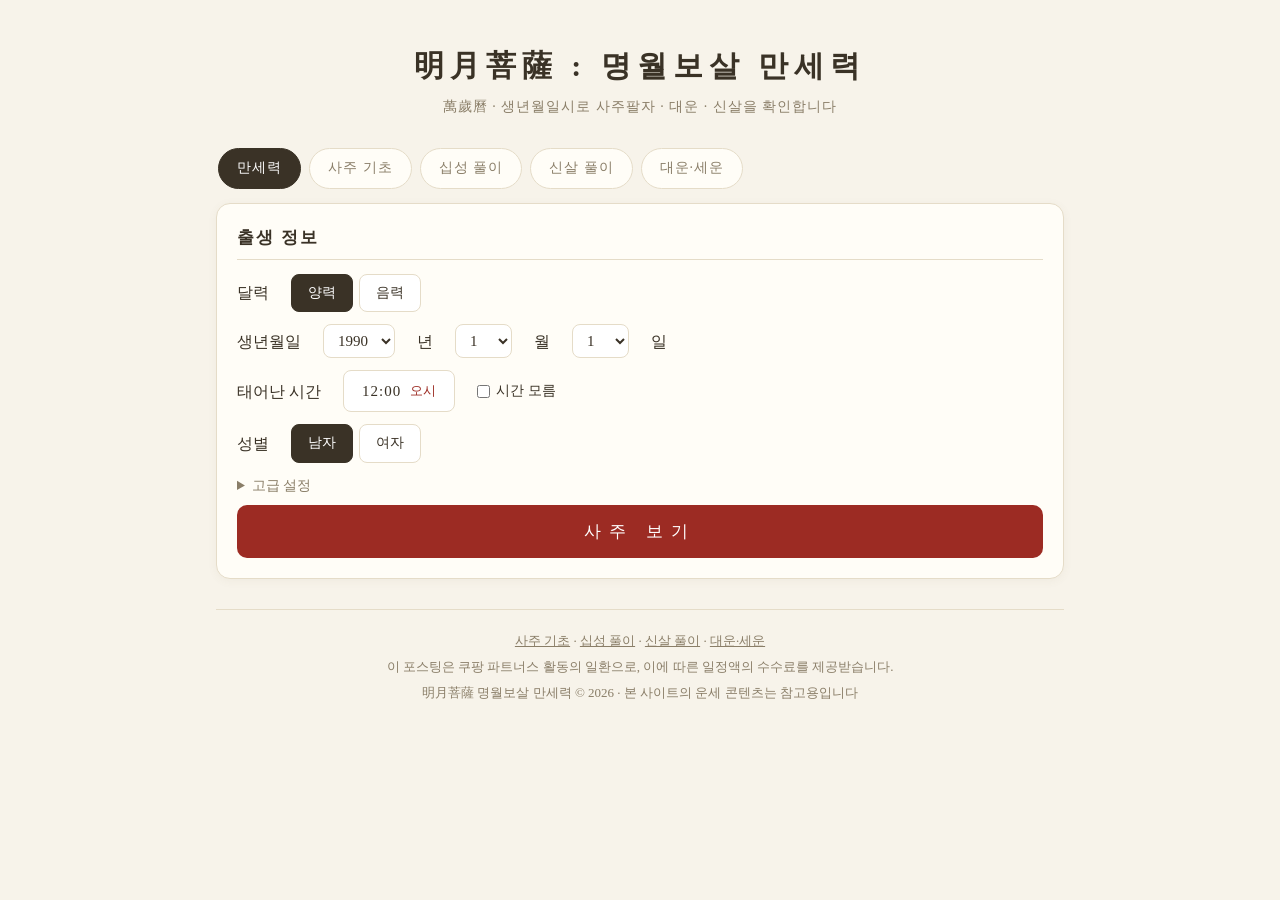
<file: index.html>
<!DOCTYPE html>
<html lang="ko">
<head>
<meta charset="UTF-8">
<meta name="viewport" content="width=device-width, initial-scale=1.0">
<title>明月菩薩 : 명월보살 만세력</title>
<meta name="description" content="생년월일시로 사주팔자 · 십성 · 대운 · 신살 · 오늘의 운세까지, 절기 천문 계산 기반 진짜 만세력 사주 계산기">
<meta property="og:title" content="明月菩薩 : 명월보살 만세력">
<meta property="og:description" content="사주팔자 · 대운 · 신살 · 오늘/올해의 운세 · 개운 지역/색깔/음식 추천">
<meta property="og:type" content="website">
<meta property="og:url" content="https://bosalmansae.com/">
<meta property="og:image" content="https://bosalmansae.com/assets/og.png">
<meta property="og:image:width" content="1200">
<meta property="og:image:height" content="630">
<meta name="twitter:card" content="summary_large_image">
<link rel="icon" href="data:image/svg+xml,<svg xmlns='http://www.w3.org/2000/svg' viewBox='0 0 100 100'><text y='.9em' font-size='90'>🔮</text></svg>">
<script src="config.js"></script>
<style>
:root{
  --bg:#f7f3ea; --card:#fffdf7; --line:#e5dcc8; --ink:#3a3226; --sub:#8a7e68;
  --accent:#9c2b23;
}
*{box-sizing:border-box;margin:0;padding:0}
body{background:var(--bg);color:var(--ink);font-family:'Noto Serif KR','Nanum Myeongjo','Apple SD Gothic Neo','Malgun Gothic',serif;line-height:1.6}
.wrap{max-width:880px;margin:0 auto;padding:24px 16px 64px}
header{text-align:center;margin:18px 0 28px}
header h1{font-size:30px;letter-spacing:6px;font-weight:700}
header p{color:var(--sub);font-size:14px;margin-top:6px;letter-spacing:1px}
/* ── 상단 내비게이션 ── */
.topnav{display:flex;gap:8px;justify-content:flex-start;overflow-x:auto;padding:2px 2px 14px;scrollbar-width:none}
.topnav::-webkit-scrollbar{display:none}
.topnav a{flex:none;padding:8px 18px;border:1px solid var(--line);border-radius:22px;background:#fffdf7;color:var(--sub);text-decoration:none;font-size:14px;letter-spacing:1px;white-space:nowrap}
.topnav a:hover{border-color:#c9b88a;color:var(--ink)}
.topnav a.on{background:var(--ink);color:#fff;border-color:var(--ink)}
/* ── 공유 바 ── */
.share-bar{display:flex;gap:8px;flex-wrap:wrap;margin-bottom:20px}
.share-bar button{flex:1;min-width:130px;font:inherit;font-size:14.5px;padding:11px 8px;border:1px solid var(--line);border-radius:10px;background:#fffdf7;color:var(--ink);cursor:pointer;letter-spacing:1px}
.share-bar button:hover{border-color:#c9b88a;box-shadow:0 1px 6px rgba(120,100,60,.12)}
.share-bar button.kko{background:#fee500;border-color:#fee500;font-weight:700}
/* ── 광고 슬롯 / 행운템 ── */
.ad-slot{display:flex;justify-content:center;margin:0 0 20px}
.ad-slot:empty{display:none}
.coupang-row{display:flex;gap:8px;flex-wrap:wrap;margin-top:12px}
.coupang-row a{flex:1;min-width:150px;text-align:center;text-decoration:none;font-size:13.5px;padding:10px 8px;border:1px solid var(--line);border-radius:10px;background:#fffdf7;color:var(--ink)}
.coupang-row a:hover{border-color:#c9b88a}
.coupang-note{font-size:11.5px;color:var(--sub);margin-top:8px}
/* ── 하단 푸터 ── */
.site-footer{margin-top:30px;padding-top:18px;border-top:1px solid var(--line);text-align:center;font-size:13px;color:var(--sub);line-height:2}
.site-footer a{color:var(--sub)}
.card{background:var(--card);border:1px solid var(--line);border-radius:14px;padding:20px;margin-bottom:20px;box-shadow:0 2px 10px rgba(120,100,60,.06)}
.card h2{font-size:17px;margin-bottom:14px;padding-bottom:8px;border-bottom:1px solid var(--line);letter-spacing:2px}
.frow{display:flex;flex-wrap:wrap;gap:14px 22px;align-items:center;margin-bottom:12px}
.frow label.t{min-width:64px;color:var(--sub);font-size:14px}
select,input[type=time]{font:inherit;font-size:15px;padding:7px 10px;border:1px solid var(--line);border-radius:8px;background:#fff;color:var(--ink)}
.radio-group{display:flex;gap:6px}
.radio-group input{display:none}
.radio-group label{padding:7px 16px;border:1px solid var(--line);border-radius:8px;cursor:pointer;font-size:14px;background:#fff}
.radio-group input:checked+label{background:var(--ink);color:#fff;border-color:var(--ink)}
.chk{display:flex;align-items:center;gap:6px;font-size:14px;cursor:pointer}
details{margin-top:6px}
details summary{cursor:pointer;color:var(--sub);font-size:14px}
details .frow{margin-top:12px}
button.go{display:block;width:100%;margin-top:8px;padding:13px;font:inherit;font-size:17px;letter-spacing:8px;background:var(--accent);color:#fff;border:none;border-radius:10px;cursor:pointer}
button.go:hover{filter:brightness(1.08)}
/* summary chips */
.chips{display:flex;flex-wrap:wrap;gap:8px}
.chip{background:#f3ecd9;border:1px solid var(--line);border-radius:20px;padding:5px 14px;font-size:13.5px}
.chip b{color:var(--accent)}
/* pillar table */
.pgrid{display:grid;grid-template-columns:76px repeat(4,1fr);gap:6px;font-size:14px}
.pgrid .lbl{display:flex;align-items:center;justify-content:center;color:var(--sub);font-size:12.5px;letter-spacing:1px}
.pgrid .hd{ text-align:center;font-weight:700;padding:6px 0;letter-spacing:2px}
.pgrid .hd small{display:block;font-weight:400;color:var(--sub);font-size:11px;letter-spacing:0}
.cell{text-align:center;padding:4px 2px;border-radius:10px}
.tile{border-radius:12px;padding:8px 2px 7px;text-align:center;border:1px solid transparent}
.tile .hj{font-size:40px;font-weight:700;line-height:1.15;display:block}
.tile small{font-size:11.5px;opacity:.85}
.ten{font-size:12.5px;color:var(--sub);padding:3px 0}
.ten b{color:var(--accent);font-weight:700}
.hid{font-size:12px;color:var(--sub);line-height:1.45;padding:4px 0}
.uns{font-size:13px;padding:4px 0}
.sins{display:flex;flex-wrap:wrap;gap:3px;justify-content:center;padding:3px 0;min-height:24px}
.sin{font-size:11px;background:#efe7d2;border-radius:10px;padding:1px 8px;color:#7a6a45}
.sin.gm{background:#e8e8e8;color:#777}
.empty{color:#c9c0ac}
/* element colors */
.el0{background:#e7f2e4;color:#2f6b3c;border-color:#c4dcc5}
.el1{background:#fdeae7;color:#b3372c;border-color:#ecc8c2}
.el2{background:#fbf3da;color:#96701a;border-color:#e8d9ab}
.el3{background:#f2f2f0;color:#5f6368;border-color:#d8d8d4}
.el4{background:#e8eef7;color:#27447e;border-color:#c5d2e8}
/* bars */
.bars{display:flex;flex-direction:column;gap:8px}
.bar{display:flex;align-items:center;gap:10px;font-size:14px}
.bar .nm{width:60px}
.bar .tr{flex:1;background:#efe9d8;border-radius:8px;height:20px;overflow:hidden}
.bar .fl{height:100%;border-radius:8px;min-width:0;transition:width .4s}
.f0{background:#67a06f}.f1{background:#d4685c}.f2{background:#d2ac4e}.f3{background:#a3a39d}.f4{background:#5a7bb5}
.bar .ct{width:34px;text-align:right;color:var(--sub)}
.ym{margin-top:14px;font-size:14px;color:var(--sub)}
/* daeun */
.daeun{display:flex;gap:8px;overflow-x:auto;padding:6px 2px}
.dcard{min-width:64px;text-align:center;border:1px solid var(--line);border-radius:12px;padding:8px 4px;background:#fff}
.dcard.cur{border-color:var(--accent);box-shadow:0 0 0 2px rgba(156,43,35,.18)}
.dcard .age{font-size:12px;color:var(--sub);margin-bottom:4px}
.dcard .g{font-size:22px;font-weight:700;line-height:1.25}
.dcard .tg{font-size:10.5px;color:var(--sub);margin-top:3px}
.dmeta{font-size:13.5px;color:var(--sub);margin-top:10px;line-height:1.7}
.note{font-size:12.5px;color:var(--sub);line-height:1.8}
.err{color:var(--accent);font-weight:700;padding:8px 0}
#result{display:none}
/* ── 시간 선택 팝오버 ── */
.tpick{position:relative}
.tm-btn{font:inherit;font-size:15px;padding:8px 18px;border:1px solid var(--line);border-radius:8px;background:#fff;cursor:pointer;display:flex;align-items:center;gap:9px;color:var(--ink);letter-spacing:1px}
.tm-btn:hover{border-color:#c9b88a;box-shadow:0 1px 6px rgba(120,100,60,.12)}
.tm-btn .jin{color:var(--accent);font-size:12.5px;letter-spacing:0}
.tm-btn:disabled{opacity:.4;cursor:default;box-shadow:none}
.tm-pop{position:absolute;top:calc(100% + 8px);left:0;z-index:50;background:#fff;border:1px solid var(--line);border-radius:14px;box-shadow:0 14px 40px rgba(80,60,20,.2);padding:14px;width:312px;display:none}
.tm-pop.open{display:block}
.tm-pop h4{font-size:12px;color:var(--sub);font-weight:400;margin:2px 0 8px;letter-spacing:2px}
.jin-grid{display:grid;grid-template-columns:repeat(4,1fr);gap:6px;margin-bottom:13px}
.jin-grid button{font:inherit;font-size:11px;padding:5px 2px;border:1px solid var(--line);border-radius:8px;background:#fdfaf2;cursor:pointer;line-height:1.35;color:var(--sub)}
.jin-grid button b{display:block;font-size:13.5px;color:var(--ink)}
.jin-grid button:hover{border-color:var(--accent)}
.jin-grid button.on{background:var(--accent);border-color:var(--accent);color:#f3d9d6}
.jin-grid button.on b{color:#fff}
.tm-cols{display:flex;gap:8px;align-items:center}
.tm-col{flex:1;height:148px;overflow-y:auto;border:1px solid var(--line);border-radius:10px;scrollbar-width:thin;background:#fffdf8}
.tm-col div{padding:5px 0;text-align:center;font-size:13.5px;cursor:pointer;border-radius:6px;margin:1px 4px;color:var(--sub)}
.tm-col div:hover{background:#f3ecd9;color:var(--ink)}
.tm-col div.sel{background:var(--ink);color:#fff}
.tm-colon{font-weight:700;color:var(--sub)}
.tm-ok{margin-top:12px;width:100%;padding:9px;font:inherit;font-size:15px;background:var(--ink);color:#fff;border:none;border-radius:9px;cursor:pointer;letter-spacing:6px}
.tm-ok:hover{background:#1c1812}
/* ── 운세 · 개운 ── */
.fortune-blk{margin-bottom:20px}
.fortune-blk h3{font-size:15.5px;margin-bottom:6px;display:flex;align-items:baseline;gap:10px;flex-wrap:wrap}
.fortune-blk h3 small{color:var(--sub);font-weight:400;font-size:12px;letter-spacing:0}
.fortune-blk p{font-size:14.5px;color:#4a4234;line-height:1.75;margin-bottom:9px}
.ptag{display:inline-block;background:#efe7d2;color:#7a6a45;font-size:11.5px;border-radius:8px;padding:1px 9px;margin-right:8px;vertical-align:1px;letter-spacing:1px;font-weight:700}
.score{font-size:13.5px;color:var(--accent);font-weight:700}
.gd{color:#2f6b3c}.bd{color:#9c2b23}
.luck-grid{display:grid;grid-template-columns:1fr 1fr;gap:10px;margin-top:4px}
.luck-item{border:1px solid var(--line);border-radius:12px;padding:12px 15px;background:#fffefb}
.luck-item.good{border-left:4px solid #67a06f}
.luck-item.bad{border-left:4px solid #c0564a}
.luck-item .tt{font-size:12.5px;color:var(--sub);margin-bottom:5px;letter-spacing:1px}
.luck-item .vv{font-size:15.5px;font-weight:700}
.luck-item .vv small{display:block;font-weight:400;font-size:12.5px;color:var(--sub);margin-top:3px;letter-spacing:0}
.cdot{display:inline-block;width:13px;height:13px;border-radius:50%;margin-right:7px;vertical-align:-1px;border:1px solid rgba(0,0,0,.15)}
@media(max-width:560px){
 .pgrid{grid-template-columns:54px repeat(4,1fr)}
 .tile .hj{font-size:30px}
 header h1{font-size:24px;letter-spacing:4px}
 .luck-grid{grid-template-columns:1fr}
 .tm-pop{width:272px}
}
</style>
</head>
<body>
<div class="wrap">
<header>
  <h1>明月菩薩 : 명월보살 만세력</h1>
  <p>萬歲曆 · 생년월일시로 사주팔자 · 대운 · 신살을 확인합니다</p>
</header>

<nav class="topnav" aria-label="주요 메뉴">
  <a href="index.html" class="on" aria-current="page">만세력</a>
  <a href="guide-basics.html">사주 기초</a>
  <a href="guide-sipsin.html">십성 풀이</a>
  <a href="guide-sinsal.html">신살 풀이</a>
  <a href="guide-daeun.html">대운·세운</a>
</nav>

<div class="card">
  <h2>출생 정보</h2>
  <div class="frow">
    <span class="t">달력</span>
    <div class="radio-group">
      <input type="radio" name="cal" id="calS" value="solar" checked><label for="calS">양력</label>
      <input type="radio" name="cal" id="calL" value="lunar"><label for="calL">음력</label>
    </div>
    <label class="chk" id="leapWrap" style="visibility:hidden"><input type="checkbox" id="leap"> 윤달</label>
  </div>
  <div class="frow">
    <span class="t">생년월일</span>
    <select id="y"></select><span>년</span>
    <select id="m"></select><span>월</span>
    <select id="d"></select><span>일</span>
  </div>
  <div class="frow">
    <span class="t">태어난 시간</span>
    <div class="tpick">
      <button type="button" class="tm-btn" id="tmBtn"><span id="tmTxt">12:00</span><span class="jin" id="tmJin">오시</span></button>
      <div class="tm-pop" id="tmPop">
        <h4>십이지시(十二支時)로 선택</h4>
        <div class="jin-grid" id="jinGrid"></div>
        <h4>직접 선택</h4>
        <div class="tm-cols">
          <div class="tm-col" id="colH"></div><span class="tm-colon">:</span><div class="tm-col" id="colM"></div>
        </div>
        <button type="button" class="tm-ok" id="tmOk">확인</button>
      </div>
    </div>
    <label class="chk"><input type="checkbox" id="noTime"> 시간 모름</label>
  </div>
  <div class="frow">
    <span class="t">성별</span>
    <div class="radio-group">
      <input type="radio" name="g" id="gM" value="M" checked><label for="gM">남자</label>
      <input type="radio" name="g" id="gF" value="F"><label for="gF">여자</label>
    </div>
  </div>
  <details>
    <summary>고급 설정</summary>
    <div class="frow"><label class="chk"><input type="checkbox" id="solarCorr" checked> 진태양시 보정 (서울 기준, 약 −32분)</label></div>
    <div class="frow"><label class="chk"><input type="checkbox" id="histTz" checked> 역사적 표준시·서머타임 자동 반영 (1908~1961 UTC+8:30, 1948~88 서머타임)</label></div>
    <div class="frow">
      <span class="t">자시 처리</span>
      <select id="jasi">
        <option value="next">23시 이후 다음 날로 (전통)</option>
        <option value="yaja">야자시 — 일주 유지, 시주만 익일 기준</option>
      </select>
    </div>
  </details>
  <button class="go" id="btn">사주 보기</button>
  <div class="err" id="errBox" style="display:none"></div>
</div>

<div id="result">
  <div class="share-bar" aria-label="공유">
    <button type="button" id="btnShare" class="kko">💬 친구에게 공유</button>
    <button type="button" id="btnCopy">🔗 링크 복사</button>
    <button type="button" id="btnSaveImg">📷 결과 이미지 저장</button>
  </div>

  <div class="card">
    <h2>기본 정보</h2>
    <div class="chips" id="chips"></div>
  </div>

  <div class="ad-slot" aria-hidden="true"></div>

  <div class="card">
    <h2>사주 원국 (四柱原局)</h2>
    <div class="pgrid" id="pgrid"></div>
  </div>

  <div class="card">
    <h2>오행 · 음양 분포</h2>
    <div class="bars" id="bars"></div>
    <div class="ym" id="ym"></div>
  </div>

  <div class="card">
    <h2>대운 (大運)</h2>
    <div class="daeun" id="daeun"></div>
    <div class="dmeta" id="dmeta"></div>
  </div>

  <div class="card">
    <h2>오늘 · 올해의 운세와 개운법</h2>
    <div id="fortune"></div>
  </div>

  <div class="ad-slot" aria-hidden="true"></div>

  <div class="card">
    <h2>참고</h2>
    <div class="note">
      · 연주·월주는 절기(節氣) 기준으로 계산합니다 (입춘에 해가 바뀌고, 절입 시각에 달이 바뀝니다).<br>
      · 절기 시각은 천문 근사식으로 계산하며 ±수 분 내외 오차가 있을 수 있습니다. 절입일 출생자는 정밀 만세력과 교차 확인을 권장합니다.<br>
      · 음력 변환은 1900~2100년을 지원합니다 (한국 음력과 중국 음력은 드물게 하루 차이가 날 수 있습니다).<br>
      · 십이운성은 화토동법(火土同法), 지지 십성은 정기(正氣) 지장간 기준입니다.<br>
      · 오행 분포는 천간·지지 여덟 글자(시간 모름 시 여섯 글자) 기준입니다.<br>
      · 운세·지역·색깔·음식 추천은 오행 상생상극과 십신 원리를 단순화한 <b>참고용 콘텐츠</b>입니다. 즐거운 마음으로 봐주세요.
    </div>
  </div>
</div>

<footer class="site-footer">
  <nav aria-label="읽을거리">
    <a href="guide-basics.html">사주 기초</a> · <a href="guide-sipsin.html">십성 풀이</a> · <a href="guide-sinsal.html">신살 풀이</a> · <a href="guide-daeun.html">대운·세운</a>
  </nav>
  이 포스팅은 쿠팡 파트너스 활동의 일환으로, 이에 따른 일정액의 수수료를 제공받습니다.<br>
  明月菩薩 명월보살 만세력 © 2026 · 본 사이트의 운세 콘텐츠는 참고용입니다
</footer>
</div>

<script>
/*CORE-START*/
'use strict';
// ───────────────────────── 기초 상수 ─────────────────────────
const STEM_KO=['갑','을','병','정','무','기','경','신','임','계'];
const STEM_HJ=['甲','乙','丙','丁','戊','己','庚','辛','壬','癸'];
const STEM_EL=[0,0,1,1,2,2,3,3,4,4];            // 0목 1화 2토 3금 4수
const BR_KO=['자','축','인','묘','진','사','오','미','신','유','술','해'];
const BR_HJ=['子','丑','寅','卯','辰','巳','午','未','申','酉','戌','亥'];
const BR_EL=[4,2,0,0,2,1,1,2,3,3,2,4];
const BR_ANIMAL=['쥐','소','호랑이','토끼','용','뱀','말','양','원숭이','닭','개','돼지'];
const EL_KO=['목','화','토','금','수'];
const EL_HJ=['木','火','土','金','水'];
// 지장간 [천간index, 일수]  (마지막 원소가 정기)
const HIDDEN=[
 [[8,10],[9,20]],            // 자: 임 계
 [[9,9],[7,3],[5,18]],       // 축: 계 신 기
 [[4,7],[2,7],[0,16]],       // 인: 무 병 갑
 [[0,10],[1,20]],            // 묘: 갑 을
 [[1,9],[9,3],[4,18]],       // 진: 을 계 무
 [[4,7],[6,7],[2,16]],       // 사: 무 경 병
 [[2,10],[5,9],[3,11]],      // 오: 병 기 정
 [[3,9],[1,3],[5,18]],       // 미: 정 을 기
 [[4,7],[8,7],[6,16]],       // 신: 무 임 경
 [[6,10],[7,20]],            // 유: 경 신
 [[7,9],[3,3],[4,18]],       // 술: 신 정 무
 [[4,7],[0,7],[8,16]]        // 해: 무 갑 임
];
const TWELVE=['장생','목욕','관대','건록','제왕','쇠','병','사','묘','절','태','양'];
const JANGSAENG={0:11,2:2,4:2,6:5,8:8,1:6,3:9,5:9,7:0,9:3}; // 일간별 장생 지지
const CHEONEUL={0:[1,7],4:[1,7],6:[1,7],1:[0,8],5:[0,8],2:[11,9],3:[11,9],8:[5,3],9:[5,3],7:[6,2]};
const YANGIN={0:3,2:6,4:6,6:9,8:0};
// 삼합 그룹(branch%4): 0=신자진 1=사유축 2=인오술 3=해묘미
const YEOKMA=[2,11,8,5], DOHWA=[9,6,3,0], HWAGAE=[4,1,10,7];

function tenGod(dayStem,otherStem){
  const de=STEM_EL[dayStem],oe=STEM_EL[otherStem],same=(dayStem%2)===(otherStem%2);
  if(de===oe)return same?'비견':'겁재';
  if((de+1)%5===oe)return same?'식신':'상관';
  if((de+2)%5===oe)return same?'편재':'정재';
  if((oe+2)%5===de)return same?'편관':'정관';
  return same?'편인':'정인';
}
function twelveStage(dayStem,branch){
  const st=JANGSAENG[dayStem];
  const diff=dayStem%2===0?(branch-st+12)%12:(st-branch+12)%12;
  return TWELVE[diff];
}
function combine60(stem,branch){for(let i=0;i<60;i++)if(i%10===stem&&i%12===branch)return i;return -1;}
function name60(i){return STEM_KO[i%10]+BR_KO[i%12];}
function hanja60(i){return STEM_HJ[i%10]+BR_HJ[i%12];}

// ───────────────────────── 율리우스일 / 일주 ─────────────────────────
function jdn(y,m,d){
  const a=Math.floor((14-m)/12),yy=y+4800-a,mm=m+12*a-3;
  return d+Math.floor((153*mm+2)/5)+365*yy+Math.floor(yy/4)-Math.floor(yy/100)+Math.floor(yy/400)-32045;
}
function day60FromYMD(y,m,d){ // 1900-01-01 = 갑술(10) 기준
  const x=(jdn(y,m,d)-2415021+10)%60;
  return (x+60)%60;
}

// ───────────────────────── 태양 황경 / 절기 ─────────────────────────
const D2R=Math.PI/180;
function sunLong(jd){
  const T=(jd-2451545)/36525;
  const L0=280.46646+36000.76983*T+0.0003032*T*T;
  const M=(357.52911+35999.05029*T-0.0001537*T*T)*D2R;
  const C=(1.914602-0.004817*T-0.000014*T*T)*Math.sin(M)
        +(0.019993-0.000101*T)*Math.sin(2*M)+0.000289*Math.sin(3*M);
  const O=(125.04-1934.136*T)*D2R;
  const lon=L0+C-0.00569-0.00478*Math.sin(O);
  return ((lon%360)+360)%360;
}
function jdFromUtcMs(ms){return ms/86400000+2440587.5;}
function utcMsFromJd(jd){return (jd-2440587.5)*86400000;}
// 절(節) 12개: 월지가 바뀌는 절기만
const TERM_DEFS=[
 {a:315,n:'입춘',m:2,d:4,off:0},{a:345,n:'경칩',m:3,d:6,off:0},{a:15,n:'청명',m:4,d:5,off:0},
 {a:45,n:'입하',m:5,d:6,off:0},{a:75,n:'망종',m:6,d:6,off:0},{a:105,n:'소서',m:7,d:7,off:0},
 {a:135,n:'입추',m:8,d:8,off:0},{a:165,n:'백로',m:9,d:8,off:0},{a:195,n:'한로',m:10,d:8,off:0},
 {a:225,n:'입동',m:11,d:7,off:0},{a:255,n:'대설',m:12,d:7,off:0},{a:285,n:'소한',m:1,d:6,off:1}
];
function termUtcMs(calYear,def){
  let jd=jdFromUtcMs(Date.UTC(calYear+def.off,def.m-1,def.d));
  for(let i=0;i<8;i++){
    let diff=def.a-sunLong(jd);
    diff=((diff+180)%360+360)%360-180;
    jd+=diff/0.985647;
  }
  return utcMsFromJd(jd);
}
// utc 시각 주변의 절 목록(이전/다음 찾기용)
function termsAround(utcMs){
  const y=new Date(utcMs).getUTCFullYear();
  const list=[];
  for(let cy=y-1;cy<=y+1;cy++)
    for(let j=0;j<12;j++)
      list.push({t:termUtcMs(cy,TERM_DEFS[j]),branch:(2+j)%12,name:TERM_DEFS[j].n,cycleYear:cy});
  list.sort((a,b)=>a.t-b.t);
  let prev=null,next=null;
  for(const e of list){ if(e.t<=utcMs)prev=e; else {next=e;break;} }
  return {prev,next};
}
function ipchunUtc(year){return termUtcMs(year,TERM_DEFS[0]);}

// ───────────────────────── 음력 ↔ 양력 (1900~2100) ─────────────────────────
const LUNAR_INFO=[
0x04bd8,0x04ae0,0x0a570,0x054d5,0x0d260,0x0d950,0x16554,0x056a0,0x09ad0,0x055d2,
0x04ae0,0x0a5b6,0x0a4d0,0x0d250,0x1d255,0x0b540,0x0d6a0,0x0ada2,0x095b0,0x14977,
0x04970,0x0a4b0,0x0b4b5,0x06a50,0x06d40,0x1ab54,0x02b60,0x09570,0x052f2,0x04970,
0x06566,0x0d4a0,0x0ea50,0x06e95,0x05ad0,0x02b60,0x186e3,0x092e0,0x1c8d7,0x0c950,
0x0d4a0,0x1d8a6,0x0b550,0x056a0,0x1a5b4,0x025d0,0x092d0,0x0d2b2,0x0a950,0x0b557,
0x06ca0,0x0b550,0x15355,0x04da0,0x0a5b0,0x14573,0x052b0,0x0a9a8,0x0e950,0x06aa0,
0x0aea6,0x0ab50,0x04b60,0x0aae4,0x0a570,0x05260,0x0f263,0x0d950,0x05b57,0x056a0,
0x096d0,0x04dd5,0x04ad0,0x0a4d0,0x0d4d4,0x0d250,0x0d558,0x0b540,0x0b6a0,0x195a6,
0x095b0,0x049b0,0x0a974,0x0a4b0,0x0b27a,0x06a50,0x06d40,0x0af46,0x0ab60,0x09570,
0x04af5,0x04970,0x064b0,0x074a3,0x0ea50,0x06b58,0x05ac0,0x0ab60,0x096d5,0x092e0,
0x0c960,0x0d954,0x0d4a0,0x0da50,0x07552,0x056a0,0x0abb7,0x025d0,0x092d0,0x0cab5,
0x0a950,0x0b4a0,0x0baa4,0x0ad50,0x055d9,0x04ba0,0x0a5b0,0x15176,0x052b0,0x0a930,
0x07954,0x06aa0,0x0ad50,0x05b52,0x04b60,0x0a6e6,0x0a4e0,0x0d260,0x0ea65,0x0d530,
0x05aa0,0x076a3,0x096d0,0x04afb,0x04ad0,0x0a4d0,0x1d0b6,0x0d250,0x0d520,0x0dd45,
0x0b5a0,0x056d0,0x055b2,0x049b0,0x0a577,0x0a4b0,0x0aa50,0x1b255,0x06d20,0x0ada0,
0x14b63,0x09370,0x049f8,0x04970,0x064b0,0x168a6,0x0ea50,0x06b20,0x1a6c4,0x0aae0,
0x0a2e0,0x0d2e3,0x0c960,0x0d557,0x0d4a0,0x0da50,0x05d55,0x056a0,0x0a6d0,0x055d4,
0x052d0,0x0a9b8,0x0a950,0x0b4a0,0x0b6a6,0x0ad50,0x055a0,0x0aba4,0x0a5b0,0x052b0,
0x0b273,0x06930,0x07337,0x06aa0,0x0ad50,0x14b55,0x04b60,0x0a570,0x054e4,0x0d160,
0x0e968,0x0d520,0x0daa0,0x16aa6,0x056d0,0x04ae0,0x0a9d4,0x0a2d0,0x0d150,0x0f252,
0x0d520];
const LUNAR_BASE=Date.UTC(1900,0,31); // 음력 1900-01-01
function leapMonth(y){return LUNAR_INFO[y-1900]&0xf;}
function leapDays(y){return leapMonth(y)?((LUNAR_INFO[y-1900]&0x10000)?30:29):0;}
function monthDays(y,m){return (LUNAR_INFO[y-1900]&(0x10000>>m))?30:29;}
function lunarYearDays(y){
  let sum=348;
  for(let i=0x8000;i>0x8;i>>=1)sum+=(LUNAR_INFO[y-1900]&i)?1:0;
  return sum+leapDays(y);
}
// 음력→양력. 성공 시 {y,m,d}, 실패 시 {error}
function lunarToSolar(ly,lm,ld,isLeap){
  if(ly<1900||ly>2100)return {error:'음력 변환은 1900~2100년만 지원합니다.'};
  const lp=leapMonth(ly);
  if(isLeap&&lp!==lm)return {error:`${ly}년에는 윤${lm}월이 없습니다.`+(lp?` (윤${lp}월이 있습니다)`:'')};
  const mdays=isLeap?leapDays(ly):monthDays(ly,lm);
  if(ld<1||ld>mdays)return {error:`음력 ${ly}년 ${isLeap?'윤':''}${lm}월은 ${mdays}일까지 있습니다.`};
  let off=0;
  for(let i=1900;i<ly;i++)off+=lunarYearDays(i);
  for(let i=1;i<lm;i++){off+=monthDays(ly,i);if(i===lp)off+=leapDays(ly);}
  if(isLeap)off+=monthDays(ly,lm);
  const ms=LUNAR_BASE+(off+ld-1)*86400000;
  const dt=new Date(ms);
  return {y:dt.getUTCFullYear(),m:dt.getUTCMonth()+1,d:dt.getUTCDate()};
}
// 양력→음력 (표시용)
function solarToLunar(y,m,d){
  let off=Math.floor((Date.UTC(y,m-1,d)-LUNAR_BASE)/86400000);
  if(off<0)return null;
  let ly=1900;
  for(;ly<=2100;ly++){const yd=lunarYearDays(ly);if(off<yd)break;off-=yd;}
  if(ly>2100)return null;
  const lp=leapMonth(ly);
  let lmn=1,isLeap=false,found=false;
  for(let i=1;i<=12;i++){
    let md=monthDays(ly,i);
    if(off<md){lmn=i;isLeap=false;found=true;break;}
    off-=md;
    if(i===lp){
      const ld=leapDays(ly);
      if(off<ld){lmn=i;isLeap=true;found=true;break;}
      off-=ld;
    }
  }
  if(!found)return null;
  return {y:ly,m:lmn,d:off+1,leap:isLeap};
}

// ───────────────────────── 시간대 (한국 역사 표준시·서머타임) ─────────────────────────
const DST_RANGES=[ // [y1,m1,d1, y2,m2,d2] 날짜 포함 범위 (벽시계 기준)
 [1948,5,31,1948,9,12],[1949,4,3,1949,9,10],[1950,4,1,1950,9,9],[1951,5,6,1951,9,8],
 [1955,5,5,1955,9,8],[1956,5,20,1956,9,29],[1957,5,5,1957,9,21],[1958,5,4,1958,9,20],
 [1959,5,3,1959,9,19],[1960,5,1,1960,9,17],[1987,5,10,1987,10,10],[1988,5,8,1988,10,8]
];
function inDst(y,m,d){
  const k=y*10000+m*100+d;
  return DST_RANGES.some(r=>k>=r[0]*10000+r[1]*100+r[2]&&k<=r[3]*10000+r[4]*100+r[5]);
}
const SEOUL_LON_H=126.978/15; // 8.4652h
function baseOffsetHours(y,m,d,useHist){
  if(!useHist)return 9;
  const k=y*10000+m*100+d;
  if(k<19080401)return SEOUL_LON_H; // 표준시 도입 전: 서울 지방시
  if(k<19120101)return 8.5;
  if(k<19540321)return 9;
  if(k<19610810)return 8.5;
  return 9;
}

// ───────────────────────── 사주 계산 본체 ─────────────────────────
/**
 * input: {y,m,d (양력), hh,mi (시간 모름이면 null), gender:'M'|'F',
 *         solarCorr:bool, histTz:bool, jasi:'next'|'yaja'}
 */
function calcSaju(input){
  const {y,m,d,hh,mi,gender,solarCorr,histTz,jasi}=input;
  const hourKnown=hh!==null;
  const base=baseOffsetHours(y,m,d,histTz);
  const dst=histTz&&inDst(y,m,d)?1:0;
  const wallH=hourKnown?hh:12, wallMi=hourKnown?mi:0; // 시간 모름 → 정오로 절기 비교(일 단위 영향 없음)
  const utc=Date.UTC(y,m-1,d,wallH,wallMi)-(base+dst)*3600000;
  // 일주/시주용 보정 지방시
  const pl=solarCorr?utc+SEOUL_LON_H*3600000:utc+base*3600000;
  const pd=new Date(pl);
  let py=pd.getUTCFullYear(),pm=pd.getUTCMonth()+1,pdd=pd.getUTCDate();
  const ph=pd.getUTCHours(),pmin=pd.getUTCMinutes();

  // ── 연주 (입춘 기준)
  const wallYear=new Date(utc+9*3600000).getUTCFullYear();
  const ipc=ipchunUtc(wallYear);
  const sajuYear=utc>=ipc?wallYear:wallYear-1;
  const yStem=((sajuYear-4)%10+10)%10, yBranch=((sajuYear-4)%12+12)%12;

  // ── 월주 (절입 기준)
  const {prev,next}=termsAround(utc);
  const mBranch=prev.branch;
  const mOffset=(mBranch-2+12)%12; // 인월=0
  const mStem=((yStem%5)*2+2+mOffset)%10;
  const m60=combine60(mStem,mBranch);

  // ── 일주
  let dy=py,dm=pm,dd=pdd;
  if(hourKnown&&jasi==='next'&&ph===23){
    const t=new Date(Date.UTC(py,pm-1,pdd)+86400000);
    dy=t.getUTCFullYear();dm=t.getUTCMonth()+1;dd=t.getUTCDate();
  }
  const day60=day60FromYMD(dy,dm,dd);
  const dStem=day60%10,dBranch=day60%12;

  // ── 시주
  let hStem=null,hBranch=null;
  if(hourKnown){
    hBranch=Math.floor(((ph*60+pmin+60)%1440)/120);
    let stemBaseDay=day60;
    if(jasi==='yaja'&&ph===23)stemBaseDay=(day60+1)%60; // 야자시: 일주 유지, 시간 천간은 익일 기준
    hStem=((stemBaseDay%10)%5*2+hBranch)%10;
  }

  // ── 대운
  const yangYear=yStem%2===0;
  const forward=(yangYear&&gender==='M')||(!yangYear&&gender==='F');
  const days=forward?(next.t-utc)/86400000:(utc-prev.t)/86400000;
  const daeunNum=Math.min(10,Math.max(1,Math.round(days/3)));
  const daeun=[];
  for(let i=1;i<=10;i++){
    const p60=((m60+(forward?i:-i))%60+60)%60;
    daeun.push({age:daeunNum+(i-1)*10,p60});
  }

  return {
    solar:{y,m,d,hh,mi},hourKnown,gender,
    utc,pillarLocal:pl,dst:dst===1,baseOffset:base,
    sajuYear,
    pillars:{ // [천간idx, 지지idx], 시주는 null 가능
      hour:hourKnown?[hStem,hBranch]:null,
      day:[dStem,dBranch],
      month:[mStem,mBranch],
      year:[yStem,yBranch]
    },
    monthTerm:prev,nextTerm:next,
    daeun:{forward,num:daeunNum,days,list:daeun},
    lunar:solarToLunar(y,m,d)
  };
}

// ───────────────────────── 신살 / 공망 ─────────────────────────
function calcSinsal(r){
  const P=r.pillars;
  const order=['hour','day','month','year'];
  const out={hour:[],day:[],month:[],year:[]};
  const dStem=P.day[0],dBr=P.day[1],yBr=P.year[1];
  const bases=[dBr,yBr];
  for(const key of order){
    if(!P[key])continue;
    const br=P[key][1];
    if((CHEONEUL[dStem]||[]).includes(br))out[key].push('천을귀인');
    for(const [arr,nm] of [[YEOKMA,'역마'],[DOHWA,'도화'],[HWAGAE,'화개']]){
      if(bases.some(b=>arr[b%4]===br)&&!out[key].includes(nm))out[key].push(nm);
    }
    if(YANGIN[dStem]===br)out[key].push('양인');
  }
  const day60=combine60(P.day[0],P.day[1]);
  const GOEGANG=[combine60(6,4),combine60(6,10),combine60(8,4),combine60(4,10)]; // 경진 경술 임진 무술
  const BAEKHO=[combine60(0,4),combine60(1,7),combine60(2,10),combine60(3,1),combine60(4,4),combine60(8,10),combine60(9,1)];
  if(GOEGANG.includes(day60))out.day.push('괴강');
  if(BAEKHO.includes(day60))out.day.push('백호');
  // 공망 (일주 기준 순중공망)
  const xs=day60-day60%10;
  const gm=[((xs%12)+10)%12,((xs%12)+11)%12];
  for(const key of ['hour','month','year']){
    if(!P[key])continue;
    if(gm.includes(P[key][1]))out[key].push('공망');
  }
  return {sinsal:out,gongmang:gm};
}
// ───────────────────────── 운세 · 개운 정보 ─────────────────────────
const TENGOD_GROUP={'비견':'비겁','겁재':'비겁','식신':'식상','상관':'식상','편재':'재성','정재':'재성','편관':'관성','정관':'관성','편인':'인성','정인':'인성'};
// 오늘의 총운 (천간 십신 10종)
const TG_DAY_OPEN={
 '비견':'나와 같은 기운이 들어와 자존심과 주관이 뚜렷해지는 날입니다. 내 생각대로 밀고 나가고 싶은 마음이 강해지는데, 혼자 하는 일에는 훌륭한 추진력이 되지만 함께 하는 일에서는 고집으로 비칠 수 있습니다. 동료·친구와의 만남 자체는 즐거운 날이니, 주도권 다툼만 피하면 무난하게 흘러갑니다.',
 '겁재':'경쟁의 기운이 강하게 들어오는 날입니다. 승부욕이 살아나 평소보다 과감해지지만, 그만큼 지출과 충동도 함께 커집니다. 오늘만큼은 금전 거래, 보증, 즉흥적인 큰 결제를 한 박자 미루세요. 반대로 경쟁자가 있는 일이라면 집중력이 평소의 두 배가 되어 의외의 성과를 낼 수 있습니다.',
 '식신':'먹을 복과 여유의 기운이 들어오는 날입니다. 표현이 부드러워지고 아이디어가 자연스럽게 흘러나와 기획·요리·창작·대화 모두 순조롭습니다. 서두르지 않아도 일이 알아서 풀리는 날이니, 억지로 속도를 내기보다 몸과 마음의 리듬을 타는 것이 좋습니다.',
 '상관':'재기와 언변이 번뜩이는 날입니다. 평소보다 말이 빨라지고 아이디어가 넘치지만, 윗사람이나 규칙과 부딪히기 쉬운 기운이기도 합니다. 톡 쏘는 한마디가 하루 전체를 꼬이게 할 수 있으니, 비판하고 싶은 말은 글로 정리해 하루 묵혔다가 꺼내세요. 창작과 발표에는 더없이 좋은 날입니다.',
 '편재':'큰돈과 기회의 기운이 스쳐 가는 날입니다. 돈의 흐름을 읽는 감각이 살아나 거래·투자·영업에 유리하지만, 들어오는 만큼 나가기도 쉬운 날입니다. 굴리는 돈과 지키는 돈을 처음부터 구분해 두면 저녁에 실속이 남습니다.',
 '정재':'착실한 재물의 기운이 들어오는 날입니다. 꼼꼼함이 빛을 발해 정리, 결산, 계약서 검토, 가계부 같은 일에 더없이 좋습니다. 화려한 한 방을 노리기보다 차곡차곡 쌓는 선택이 길하며, 오래 고민한 지출이라면 오늘 결정해도 후회가 적습니다.',
 '편관':'긴장과 도전의 기운이 들어오는 날입니다. 갑작스러운 업무, 압박, 책임이 몰릴 수 있지만 이를 버텨내면 주변의 평가가 눈에 띄게 달라집니다. 무리한 약속만 피하고, 몸이 보내는 피로 신호를 무시하지 마세요. 위기처럼 보이는 일 속에 승진과 인정의 씨앗이 들어 있습니다.',
 '정관':'질서와 명예의 기운이 들어오는 날입니다. 공적인 자리, 면접, 보고, 관공서 업무에 운이 따르고 윗사람의 인정을 받기 쉽습니다. 꾀를 내기보다 원칙대로 처리하는 것이 오늘은 가장 빠른 길입니다. 옷차림과 말투를 단정히 하면 운이 배가됩니다.',
 '편인':'직감과 영감이 발달하는 날입니다. 평소 보이지 않던 이면이 보이고, 공부·연구·기술 연마처럼 깊이 파고드는 일에 집중이 잘 됩니다. 다만 생각이 많아져 결정을 미루기 쉬우니, 마감이 있는 일은 오전 중에 끝내 두세요. 혼자만의 시간이 약이 되는 날입니다.',
 '정인':'귀인과 문서의 기운이 들어오는 날입니다. 어른이나 선배의 조언이 실질적인 도움이 되고, 계약·결재·시험·자격 관련 일이 순조롭습니다. 모르는 것을 묻는 것이 부끄럽지 않은 날이니 적극적으로 도움을 청하세요. 받은 도움은 메모해 두면 갚을 기회가 곧 옵니다.'
};
// 오늘의 재물·일 (지지 정기 십신 그룹 5종)
const DAY_MONEY={
 '비겁':'재물 면에서는 지키는 날입니다. 더치페이는 확실하게, 빌려주는 돈은 없는 셈 치고, 공동 구매나 동업 제안은 하루 묵혀서 판단하세요. 오늘 아낀 돈이 곧 번 돈입니다.',
 '식상':'머리에서 나온 아이디어가 곧 돈이 되는 흐름입니다. 부업, 콘텐츠, 손재주와 관련된 수입의 씨앗을 심기 좋은 날이니 작게라도 시작해 두세요. 점심 대화에서 힌트가 나올 수 있습니다.',
 '재성':'돈의 길목이 열리는 흐름입니다. 미뤄둔 협상, 가격 흥정, 중고 거래에 유리하고, 오래 고민한 물건이라면 오늘 사도 후회가 적습니다. 다만 계획에 없던 충동구매만은 경계하세요.',
 '관성':'돈보다 신용이 쌓이는 날입니다. 당장의 수익보다 평판과 실적을 챙기면 그 신용이 다음 달의 돈으로 돌아옵니다. 견적서·보고서를 평소보다 정성 들여 만들 가치가 있습니다.',
 '인성':'문서가 돈이 되는 흐름입니다. 계약서, 청구서, 환급, 보험, 포인트 정리 같은 서류 업무를 처리하면 잊고 있던 돈이 돌아올 수 있습니다. 서랍 속 영수증을 꺼내 보세요.'
};
// 오늘의 대인관계 (일지와의 관계)
const DAY_PEOPLE={
 '충':'대인관계에서는 부딪힘을 조심해야 합니다. 일지와 충(沖)이 되는 날이라 갑작스러운 약속 변경, 의견 충돌, 이동 중 변수가 생기기 쉽습니다. 오늘 꼭 결론 내야 하는 갈등이 아니라면 한 발 물러서는 쪽이 결국 이깁니다. 운전과 이동은 시간 여유를 두세요.',
 '합':'일지와 합(合)이 되는 날이라 인연의 기운이 부드럽게 흐릅니다. 화해, 고백, 부탁, 협업 제안 모두 평소보다 받아들여질 확률이 높습니다. 마음에 둔 사람이 있다면 오늘 연락해 보세요. 오래 미룬 안부 인사에도 좋은 날입니다.',
 '삼합':'일지와 삼합의 기운이 닿아 팀워크가 좋아지는 날입니다. 여럿이 함께 하는 일, 모임, 회의에서 의외의 조력자를 만날 수 있습니다. 혼자 끙끙대던 일이 있다면 오늘은 꺼내 놓는 것만으로 절반이 풀립니다.',
 '형':'일지와 형(刑)의 기운이 걸리는 날입니다. 사소한 신경전, 서류상의 실수, 약속의 어긋남이 생기기 쉬우니 더블 체크가 보약입니다. 농담의 수위도 평소보다 한 단계 낮추는 것이 안전합니다.',
 '평':'대인관계는 무난한 흐름입니다. 깊은 인연의 변화보다는 일상적인 만남이 이어지는 날이니, 가까운 사람에게 안부를 전하는 것만으로 충분히 좋은 하루가 됩니다.'
};
// 오늘의 컨디션 (십이운성 그룹)
const DAY_BODY={
 '왕':'컨디션은 상승 곡선입니다. 몸에 힘이 붙는 날이라 미뤄둔 운동, 대청소, 체력 쓰는 일을 처리하기 좋습니다. 에너지가 남으면 밤에 잠들기 어려울 수 있으니 몸을 충분히 써 주세요.',
 '평':'컨디션은 보통입니다. 무리만 하지 않으면 무난하게 흘러가는 날이니, 점심 이후 10분의 산책이나 스트레칭으로 리듬을 유지하세요. 카페인은 오후 2시 전까지만.',
 '저':'에너지가 가라앉는 날입니다. 중요한 체력전과 밤샘은 피하고, 일찍 잠자리에 드는 것이 내일을 위한 가장 확실한 투자입니다. 따뜻한 음식이 보약이 되는 날입니다.'
};
// 올해의 총운 (천간 십신 10종)
const TG_YEAR_OPEN={
 '비견':'나와 어깨를 나란히 하는 기운이 들어오는 해입니다. 독립, 분가, 새 출발에 힘이 실리고 내 목소리가 커지는 시기입니다. 사람이 모이는 해이지만 돈은 나누어지기 쉬운 해이기도 하니, 동업과 보증은 올해의 금기어로 삼으세요. 스스로 결정하고 스스로 책임지는 연습이 내년 이후의 가장 큰 자산이 됩니다.',
 '겁재':'경쟁의 파도가 높아지는 해입니다. 라이벌의 등장, 시장의 경쟁, 지출의 증가가 한꺼번에 올 수 있지만, 그만큼 나를 단련시키는 해이기도 합니다. 큰돈의 출입은 반드시 기록하고, 투자는 생각한 금액의 절반만 한다는 원칙을 세우세요. 연말로 갈수록 경쟁이 협력으로 바뀌는 흐름이 옵니다.',
 '식신':'의식주가 넉넉해지는 기운의 해입니다. 일과 삶에 여유가 생기고, 만들고 표현하는 일에서 즐거움과 성과가 같이 따라옵니다. 식복·건강·아랫사람 쪽에 좋은 소식이 들 수 있는 해이니, 베푸는 만큼 돌아오는 흐름을 믿어도 좋습니다. 다만 편해진 만큼 몸이 불어나기 쉬우니 먹는 즐거움과 움직이는 습관의 균형을 지키세요.',
 '상관':'틀을 깨는 기운이 들어오는 해입니다. 이직, 독립, 새로운 표현 방식에 대한 욕구가 커지고 실제로 길도 열립니다. 다만 윗사람·조직과의 마찰, 구설이 따라붙기 쉬운 해이니 사직서와 SNS는 충동적으로 던지지 마세요. 재능을 말이 아닌 작품과 실적으로 증명하면 인생에서 손꼽히게 빛나는 해가 됩니다.',
 '편재':'돈의 판이 커지는 해입니다. 큰 거래, 투자, 사업 확장처럼 스케일 있는 기회가 눈에 들어오고 실제로 손에 잡히기도 합니다. 다만 편재의 돈은 머무는 돈이 아니라 흐르는 돈이라, 벌 때 떼어 두지 않으면 연말에 남는 것이 없습니다. 수익의 일부는 무조건 잠근다는 규칙 하나면 올해의 결산이 달라집니다.',
 '정재':'성실함이 통장에 쌓이는 해입니다. 화려하지는 않아도 또박또박 들어오는 수입이 안정되고, 알뜰하게 관리해 온 것들이 결실을 맺습니다. 적금·내집마련·장기 계약처럼 시간을 들이는 재테크에 특히 좋은 해입니다. 다만 지키는 데만 집중하면 기회를 놓칠 수 있으니, 충분히 검증된 기회 하나쯤은 잡아 보세요.',
 '편관':'시험대에 오르는 해입니다. 책임, 압박, 갑작스러운 변화가 몰려와 체감 난이도가 높지만, 이 시기를 통과한 사람에게는 확실한 승급이 기다립니다. 무리한 일정과 건강의 적신호만 관리하면, 연말의 나는 연초의 나보다 분명히 단단해져 있을 것입니다. 힘들수록 기본기를 지키세요.',
 '정관':'자리가 잡히는 해입니다. 직장, 직책, 명예, 시험처럼 공적인 영역에서 인정받을 기회가 들어오고, 미혼이라면 혼담이 오가기도 하는 반듯한 기운의 해입니다. 원칙과 절차를 지키는 것이 가장 빠른 길이며, 편법은 평소보다 크게 탈이 납니다. 이름에 책임이 붙기 시작하는 해입니다.',
 '편인':'머리가 깨어나는 해입니다. 직감이 예리해지고 남들이 가지 않는 길, 특수한 분야, 깊은 공부에 끌립니다. 연구·기술·자격·정신적인 영역에서 성취가 크지만, 생각이 많아져 실행이 늦어지는 것이 유일한 함정입니다. 배운 것의 절반은 반드시 써먹는다는 원칙을 세우면 남는 해가 됩니다.',
 '정인':'귀인이 그늘을 만들어 주는 해입니다. 어른, 스승, 기관의 도움이 실질적으로 들어오고 문서·계약·학업·자격에 순풍이 붑니다. 받기만 해도 흘러가는 해이지만, 그 도움을 발판으로 무엇을 세울지 정해 두면 몇 배로 남습니다. 게으름만이 유일한 적입니다.'
};
// 흐름 묘사 (그룹 5종)
const GROUP_FLOW={
 '비겁':'주변에 사람이 모이고 내 목소리가 커지는','식상':'활동량과 표현이 늘어나는','재성':'돈과 기회가 활발히 움직이는','관성':'책임이 늘고 평가가 따르는','인성':'공부·문서·귀인의 도움이 들어오는'
};
// 올해의 재물 (천간 십신 그룹) / 직장 (지지 정기 십신 그룹)
const YEAR_MONEY={
 '비겁':'재물은 들어와도 나누어질 일이 많은 해입니다. 수입원 자체보다 새는 구멍을 막는 것이 먼저이고, 빌려주는 돈은 올해는 돌아오기 어렵다고 보는 것이 안전합니다.',
 '식상':'움직인 만큼 벌리는 해입니다. 본업 외의 부수입, 재주를 활용한 수익이 살아나니 작게라도 시도해 보세요.',
 '재성':'재물운이 올해의 주인공입니다. 수입의 파이가 커질 기회가 오지만 씀씀이도 같이 커지니, 들어온 돈의 일부를 자동으로 묶어 두는 장치를 만들면 연말이 든든합니다.',
 '관성':'큰돈보다 안정적인 수입이 유지되는 해입니다. 직장과 직책이 곧 재물이니, 자리를 지키는 것이 최고의 재테크입니다.',
 '인성':'돈이 문서를 타고 움직이는 해입니다. 부동산, 계약, 자격증처럼 서류가 얽힌 재물에 기회가 있지만, 보증과 명의 빌려주기는 절대 금물입니다.'
};
const YEAR_WORK={
 '비겁':'직장에서는 경쟁자와 협력자가 동시에 늘어납니다. 공을 나눠야 할 일이 생겨도 길게 보면 내 평판으로 돌아옵니다.',
 '식상':'일에서는 기획력과 실행력이 평가받는 시기입니다. 새 프로젝트나 일하는 방식의 개선을 제안하기 좋습니다.',
 '재성':'일이 곧 성과와 보상으로 연결됩니다. 숫자로 증명되는 일을 맡으면 유리합니다.',
 '관성':'승진·시험·자리 이동 같은 공적인 변화의 기운이 있습니다. 부담은 크지만 통과하면 등급이 달라집니다.',
 '인성':'배우면서 일하는 흐름입니다. 교육, 자격, 멘토의 도움이 커리어의 지렛대가 됩니다.'
};
// 올해의 애정 (일지와의 관계) / 건강 (십이운성 그룹)
const YEAR_LOVE={
 '충':'일지와 충(沖)이 드는 해라 관계의 재정비가 일어납니다. 이사·이동, 이별과 만남이 교차할 수 있는데, 끝나 가는 인연을 억지로 붙잡기보다 새로 오는 인연에 자리를 내어 주는 것이 순리입니다. 환경이 바뀌는 곳에서 새 인연이 시작되는 해입니다.',
 '합':'일지와 합(合)이 드는 해라 인연운이 따뜻합니다. 결혼, 동거, 오랜 협력 관계의 시작처럼 묶이는 일에 좋은 해입니다. 혼자 끙끙대지 말고 기대어 보세요. 올해는 기대는 것이 약점이 아니라 인연을 깊게 만드는 방법입니다.',
 '삼합':'일지와 삼합을 이루는 해라 사람 복이 좋습니다. 모임과 네트워크가 넓어지고 그 안에서 귀인을 만납니다. 소개와 추천이 유난히 잘 통하는 해이니 좋은 모임의 초대는 가능하면 응하세요.',
 '형':'일지와 형(刑)이 걸리는 해라 가까운 사이일수록 사소한 일로 서운함이 쌓이기 쉽습니다. 관계의 문제는 쌓아 두지 말고 그때그때 짧게 풀어내는 것이 올해의 지혜입니다. 말 한마디의 온도가 관계의 방향을 정합니다.',
 '평':'애정·대인운은 큰 굴곡 없이 흐릅니다. 관계의 틀을 바꾸기보다 지금 곁에 있는 사람에게 정성을 들이는 것이 가장 남는 해입니다. 기념일과 작은 약속을 잘 챙기는 것만으로 충분합니다.'
};
const YEAR_HEALTH={
 '왕':'건강운은 든든한 편입니다. 기력이 받쳐 주는 해이니 올해 운동 습관을 만들면 몸이 바로 응답합니다. 체력을 키워 두기에 가장 좋은 시기입니다.',
 '평':'건강운은 무난하지만 들쭉날쭉할 수 있습니다. 환절기마다 컨디션이 흔들리기 쉬우니 수면 리듬을 일정하게 유지하는 것이 핵심입니다.',
 '저':'에너지를 아껴 써야 하는 해입니다. 큰 병보다는 만성 피로가 문제이니, 건강검진 한 번과 휴식의 질을 챙기는 것이 최고의 개운법입니다. 바쁠수록 쉼표를 먼저 일정표에 넣으세요.'
};
const ORGAN=['간과 눈','심장과 혈압','위장과 소화기','폐와 호흡기','신장과 수면'];
const YUKHAP_PAIR=[1,0,11,10,9,8,7,6,5,4,3,2]; // 육합 상대 지지
const LUCK_GEO=[
 {dir:'동쪽',kr:['강릉시','춘천시','속초시','경주시','포항시'],ov:['일본','뉴질랜드']},
 {dir:'남쪽',kr:['부산광역시','여수시','제주시','통영시','광주광역시'],ov:['베트남','싱가포르','호주']},
 {dir:'중앙',kr:['대전광역시','세종특별자치시','청주시','전주시'],ov:['중국','몽골']},
 {dir:'서쪽',kr:['인천광역시','군산시','목포시','서산시'],ov:['미국','독일','프랑스']},
 {dir:'북쪽',kr:['고양시','의정부시','파주시','동두천시'],ov:['캐나다','러시아','핀란드']}
];
const LUCK_COLOR=[['초록색','연두색','청록색'],['빨간색','주황색','분홍색'],['노란색','베이지색','갈색'],['흰색','은색','금색'],['검은색','남색','회색']];
const LUCK_FOOD=[['매실차','샐러드','부추전','키위'],['토마토','딸기','홍삼차','고추장 불고기'],['고구마','단호박','현미밥','대추차'],['무생채','양파 요리','생강차','닭백숙'],['검은콩자반','미역국','김','등푸른생선구이']];
function isYukhap(a,b){ // 육합: 자축 인해 묘술 진유 사신 오미
  const p=[[0,1],[2,11],[3,10],[4,9],[5,8],[6,7]];
  return p.some(q=>(q[0]===a&&q[1]===b)||(q[0]===b&&q[1]===a));
}
const BASE_SCORE={'비겁':62,'식상':74,'재성':80,'관성':66,'인성':76};
const REL_SCORE={'충':-14,'합':8,'삼합':5,'형':-8,'평':0};
function isHyung(a,b){ // 삼형(인사신·축술미) + 자묘형
  const g=[[2,5,8],[1,10,7],[0,3]];
  return a!==b&&g.some(q=>q.includes(a)&&q.includes(b));
}
function relBranch(a,b){
  if((a+6)%12===b)return '충';
  if(isYukhap(a,b))return '합';
  if(isHyung(a,b))return '형';
  if(a%4===b%4&&a!==b)return '삼합';
  return '평';
}
function stageGroup(stage){
  return ['장생','관대','건록','제왕'].includes(stage)?'왕':(['병','사','묘','절'].includes(stage)?'저':'평');
}
function brMonth(b){const m2=((b-2+12)%12)+2;return m2>12?m2-12:m2;}
function pillarScore(dStem,s,rel,luckyEl,avoidEl){
  let score=BASE_SCORE[TENGOD_GROUP[tenGod(dStem,s)]];
  if(STEM_EL[s]===luckyEl)score+=14;else if(STEM_EL[s]===avoidEl)score-=18;
  score+=REL_SCORE[rel];
  return Math.max(8,Math.min(98,score));
}
function fortuneDay(dStem,dayBr,today60,luckyEl,avoidEl,seed){
  const s=today60%10,b=today60%12;
  const stg=tenGod(dStem,s),grp=TENGOD_GROUP[stg];
  const bg=TENGOD_GROUP[tenGod(dStem,HIDDEN[b][HIDDEN[b].length-1][0])];
  const rel=relBranch(dayBr,b);
  const score=pillarScore(dStem,s,rel,luckyEl,avoidEl);
  let total=TG_DAY_OPEN[stg];
  if(STEM_EL[s]===luckyEl)total+=` 게다가 오늘은 나에게 필요한 ${EL_KO[luckyEl]}(${EL_HJ[luckyEl]}) 기운이 함께 들어와 전체 흐름에 순풍이 붑니다.`;
  else if(STEM_EL[s]===avoidEl)total+=` 다만 나에게 부담이 되는 ${EL_KO[avoidEl]}(${EL_HJ[avoidEl]}) 기운이 함께 들어오는 날이라, 평소보다 한 템포 늦추는 절제가 필요합니다.`;
  const stage=twelveStage(dStem,b);
  let body=DAY_BODY[stageGroup(stage)];
  if(BR_EL[b]===avoidEl)body+=` 특히 오늘은 ${EL_KO[avoidEl]} 기운이 과한 날이라 ${ORGAN[avoidEl]} 쪽에 피로가 먼저 옵니다.`;
  body+=` (오늘의 십이운성: ${stage})`;
  const hb=YUKHAP_PAIR[b],hs=(23+2*hb)%24;
  const point=`행운의 시간은 ${BR_KO[hb]}시(${String(hs).padStart(2,'0')}~${String((hs+2)%24).padStart(2,'0')}시), 행운의 숫자는 ${seed%9+1}입니다. 약속 장소를 고를 수 있다면 ${LUCK_GEO[luckyEl].dir} 방향이 길하고, ${EL_KO[luckyEl]} 기운의 색 소품이 기분 전환에 도움이 됩니다.`;
  // 오늘의 개운 오행: 오늘 일진(천간·지지)의 오행 중 용신과 같은 쪽 > 용신을 생하는 쪽 > 일진 천간/지지 순
  const cand=[STEM_EL[s],BR_EL[b]];
  let dailyEl=cand.find(e=>e===luckyEl);
  if(dailyEl===undefined)dailyEl=cand.find(e=>(e+1)%5===luckyEl);
  if(dailyEl===undefined)dailyEl=cand[seed%2];
  const dailyFood=pickBy(LUCK_FOOD[dailyEl],seed);
  const dailyColor=pickBy(LUCK_COLOR[dailyEl],seed);
  return {p60:today60,grp,score,dailyEl,dailyFood,dailyColor,paras:[
    ['총운',total],['재물 · 일',DAY_MONEY[bg]],['대인관계',DAY_PEOPLE[rel]],['컨디션',body],['오늘의 포인트',point]
  ]};
}
function fortuneYearGen(dStem,dayBr,seun60,seunYear,luckyEl,avoidEl,r,seed){
  const s=seun60%10,b=seun60%12;
  const stg=tenGod(dStem,s),grp=TENGOD_GROUP[stg];
  const bg=TENGOD_GROUP[tenGod(dStem,HIDDEN[b][HIDDEN[b].length-1][0])];
  const rel=relBranch(dayBr,b);
  const score=pillarScore(dStem,s,rel,luckyEl,avoidEl);
  let total=TG_YEAR_OPEN[stg];
  if(STEM_EL[s]===luckyEl||BR_EL[b]===luckyEl)total+=` 올해는 나에게 필요한 ${EL_KO[luckyEl]}(${EL_HJ[luckyEl]}) 기운이 실려 오는 해라, 같은 노력에도 결과가 한 뼘 더 따라옵니다.`;
  else if(STEM_EL[s]===avoidEl||BR_EL[b]===avoidEl)total+=` 다만 부담이 되는 ${EL_KO[avoidEl]}(${EL_HJ[avoidEl]}) 기운이 강한 해이니, 확장보다 정비에 무게를 두면 탈이 없습니다.`;
  let half;
  if(grp===bg)half=`천간 ${STEM_KO[s]}(${STEM_HJ[s]})${'무기계'.includes(STEM_KO[s])?'와':'과'} 지지 ${BR_KO[b]}(${BR_HJ[b]})가 모두 ${grp} 기운이라, 한 해 내내 ${GROUP_FLOW[grp]} 흐름이 짙게 이어집니다. 그만큼 그 분야에서 얻는 것도, 배우는 것도 확실한 해입니다.`;
  else half=`상반기는 천간 ${STEM_KO[s]}(${STEM_HJ[s]})의 영향으로 ${GROUP_FLOW[grp]} 흐름이, 하반기는 지지 ${BR_KO[b]}(${BR_HJ[b]})의 영향으로 ${GROUP_FLOW[bg]} 흐름이 두드러집니다. 반환점을 돌 때 한 번 호흡을 가다듬고 하반기 계획을 손보면 좋습니다.`;
  let love;
  if(DOHWA[dayBr%4]===b)love=`올해의 지지 ${BR_KO[b]}(${BR_HJ[b]})는 나의 도화(桃花)에 해당합니다. 인기와 매력이 살아나는 해라 솔로라면 소개와 호감 표현이 눈에 띄게 늘고, 커플·기혼이라면 관계에 생기가 돕니다. 다만 매력이 커지는 만큼 구설도 따라오니 처신은 깔끔하게 하세요.`;
  else love=YEAR_LOVE[rel];
  const stage=twelveStage(dStem,b);
  let health=YEAR_HEALTH[stageGroup(stage)];
  if(STEM_EL[s]===avoidEl||BR_EL[b]===avoidEl)health+=` 올해는 ${EL_KO[avoidEl]} 기운이 과해지기 쉬워 ${ORGAN[avoidEl]} 쪽 관리가 우선입니다.`;
  health+=` (세운 십이운성: ${stage})`;
  const months=[...new Set([brMonth((b+6)%12),brMonth((dayBr+6)%12)])].sort((x,y2)=>x-y2);
  const caution=`조심할 시기는 절기 기준 양력 ${months.join('월과 ')}월 무렵입니다. 이때는 충(沖)의 기운이 겹쳐 이동·계약·갈등에 변수가 생기기 쉬우니, 중요한 결정과 큰 지출은 가능하면 그 전후로 옮기고 이 시기에는 마무리와 점검에 집중하는 것이 좋습니다.`;
  const kAge=seunYear-r.solar.y+1;
  const cur=r.daeun.list.find(du=>kAge>=du.age&&kAge<du.age+10);
  let duTxt;
  if(!cur)duTxt=`아직 첫 대운(${r.daeun.num}세)이 본격적으로 들기 전이라, 한 해 한 해 세운의 영향이 상대적으로 크게 다가오는 시기입니다. 그만큼 올해의 흐름을 잘 타는 것이 중요합니다.`;
  else{
    const dn=`${name60(cur.p60)}(${hanja60(cur.p60)})`,drel=relBranch(cur.p60%12,b);
    if(drel==='충')duTxt=`지금 걷고 있는 ${dn} 대운과 올해의 세운이 충(沖)으로 만납니다. 크게 보면 10년의 흐름과 1년의 흐름이 부딪히는 길목이라 변화의 진동이 느껴질 수 있는데, 이 흔들림은 위기라기보다 방향 전환의 신호에 가깝습니다. 버릴 것을 정리하기에 좋은 해입니다.`;
    else if(drel==='합'||drel==='삼합')duTxt=`지금의 ${dn} 대운과 올해의 세운이 합(合)을 이루어, 10년의 큰 흐름과 한 해의 흐름이 같은 방향을 바라봅니다. 오래 마음에 두었던 일을 실행에 옮기기 좋은 해입니다.`;
    else duTxt=`지금의 ${dn} 대운 위에서 큰 마찰 없이 흘러가는 해입니다. 대운이 깔아 둔 무대 위에서 올해의 ${grp} 기운을 차분히 활용하면 됩니다.`;
  }
  return {p60:seun60,grp,score,paras:[
    ['총운',total],['상반기 · 하반기',half],['재물 · 직장',YEAR_MONEY[grp]+' '+YEAR_WORK[bg]],
    ['애정 · 대인',love],['건강',health],['주의할 시기',caution],['대운과의 흐름',duTxt]
  ]};
}
const pickBy=(arr,seed)=>arr[((seed%arr.length)+arr.length)%arr.length];
function calcFortune(r,nowUtcMs){
  const P=r.pillars,dStem=P.day[0],de=STEM_EL[dStem];
  // 간략 신강신약: 비겁+인성 오행 개수가 절반 이상이면 신강
  const cnt=[0,0,0,0,0];let total=0;
  for(const k of ['hour','day','month','year']){
    if(!P[k])continue;
    cnt[STEM_EL[P[k][0]]]++;cnt[BR_EL[P[k][1]]]++;total+=2;
  }
  const inseong=(de+4)%5;
  const strong=(cnt[de]+cnt[inseong])*2>=total;
  let luckyEl,avoidEl;
  if(strong){
    const cands=[(de+1)%5,(de+2)%5,(de+3)%5]; // 식상·재성·관성 중 가장 부족한 오행
    luckyEl=cands.reduce((a,b)=>cnt[b]<cnt[a]?b:a);
    avoidEl=cnt[de]>=cnt[inseong]?de:inseong;
  }else{
    luckyEl=cnt[inseong]<=cnt[de]?inseong:de;   // 인성·비겁 중 부족한 쪽
    avoidEl=(de+3)%5; // 관성
  }
  // 오늘의 일진 / 올해의 세운 (입춘 기준)
  const t=new Date(nowUtcMs+9*3600000);
  const today60=day60FromYMD(t.getUTCFullYear(),t.getUTCMonth()+1,t.getUTCDate());
  const nowY=t.getUTCFullYear();
  const seunYear=nowUtcMs>=ipchunUtc(nowY)?nowY:nowY-1;
  const seun60=combine60(((seunYear-4)%10+10)%10,((seunYear-4)%12+12)%12);
  const birth60=combine60(P.day[0],P.day[1]);
  const seed=birth60+seunYear; // 지역·색·음식은 생년월일 + 올해 기준으로 고정
  const today=fortuneDay(dStem,P.day[1],today60,luckyEl,avoidEl,birth60+today60);
  const year=fortuneYearGen(dStem,P.day[1],seun60,seunYear,luckyEl,avoidEl,r,seed);
  const g=LUCK_GEO[luckyEl],bdg=LUCK_GEO[avoidEl];
  return {
    strong,luckyEl,avoidEl,today60,seunYear,
    today,year,
    region:{good:{dir:g.dir,kr:pickBy(g.kr,seed),ov:pickBy(g.ov,seed)},
            bad:{dir:bdg.dir,kr:pickBy(bdg.kr,seed),ov:pickBy(bdg.ov,seed)}},
    color:{good:pickBy(LUCK_COLOR[luckyEl],seed),bad:pickBy(LUCK_COLOR[avoidEl],seed)},
    food:{good:pickBy(LUCK_FOOD[luckyEl],seed),bad:pickBy(LUCK_FOOD[avoidEl],seed)}
  };
}
/*CORE-END*/

// ───────────────────────── UI ─────────────────────────
const $=id=>document.getElementById(id);
(function initSelectors(){
  const ys=$('y'),ms=$('m'),ds=$('d');
  for(let i=1900;i<=2100;i++)ys.add(new Option(i,i));
  for(let i=1;i<=12;i++)ms.add(new Option(i,i));
  for(let i=1;i<=31;i++)ds.add(new Option(i,i));
  ys.value=1990;ms.value=1;ds.value=1;
})();
document.querySelectorAll('input[name=cal]').forEach(el=>el.addEventListener('change',()=>{
  $('leapWrap').style.visibility=$('calL').checked?'visible':'hidden';
}));
$('noTime').addEventListener('change',()=>{$('tmBtn').disabled=$('noTime').checked;});

// ── 시간 선택 팝오버 ──
const tmState={h:12,mi:0};
function jinIdx(h,mi){return Math.floor(((h*60+mi+60)%1440)/120);}
function tmRefresh(){
  $('tmTxt').textContent=String(tmState.h).padStart(2,'0')+':'+String(tmState.mi).padStart(2,'0');
  $('tmJin').textContent=BR_KO[jinIdx(tmState.h,tmState.mi)]+'시';
  document.querySelectorAll('#jinGrid button').forEach((b,i)=>b.classList.toggle('on',i===jinIdx(tmState.h,tmState.mi)));
  document.querySelectorAll('#colH div').forEach((el,i)=>el.classList.toggle('sel',i===tmState.h));
  document.querySelectorAll('#colM div').forEach((el,i)=>el.classList.toggle('sel',i===tmState.mi));
}
function scrollCols(){
  const ch=$('colH'),cm=$('colM');
  const sh=ch.children[tmState.h],sm=cm.children[tmState.mi];
  if(sh)ch.scrollTop=sh.offsetTop-ch.clientHeight/2+14;
  if(sm)cm.scrollTop=sm.offsetTop-cm.clientHeight/2+14;
}
(function initTimePicker(){
  const jg=$('jinGrid');
  for(let i=0;i<12;i++){
    const start=(23+2*i)%24;
    const btn=document.createElement('button');
    btn.type='button';
    btn.innerHTML=`<b>${BR_HJ[i]} ${BR_KO[i]}시</b>${String(start).padStart(2,'0')}~${String((start+2)%24).padStart(2,'0')}시`;
    btn.addEventListener('click',()=>{tmState.h=(start+1)%24;tmState.mi=0;tmRefresh();scrollCols();});
    jg.appendChild(btn);
  }
  const ch=$('colH'),cm=$('colM');
  for(let i=0;i<24;i++){const dv=document.createElement('div');dv.textContent=String(i).padStart(2,'0')+'시';dv.addEventListener('click',()=>{tmState.h=i;tmRefresh();});ch.appendChild(dv);}
  for(let i=0;i<60;i++){const dv=document.createElement('div');dv.textContent=String(i).padStart(2,'0')+'분';dv.addEventListener('click',()=>{tmState.mi=i;tmRefresh();});cm.appendChild(dv);}
  tmRefresh();
})();
$('tmBtn').addEventListener('click',e=>{
  e.stopPropagation();
  const p=$('tmPop');
  p.classList.toggle('open');
  if(p.classList.contains('open'))scrollCols();
});
$('tmOk').addEventListener('click',()=>$('tmPop').classList.remove('open'));
$('tmPop').addEventListener('click',e=>e.stopPropagation());
document.addEventListener('click',()=>$('tmPop').classList.remove('open'));
document.addEventListener('keydown',e=>{if(e.key==='Escape')$('tmPop').classList.remove('open');});

function elClass(elIdx){return 'el'+elIdx;}
function stemLabel(s){return `${STEM_KO[s]} · ${s%2===0?'양':'음'}${EL_KO[STEM_EL[s]]}`;}
function brLabel(b){
  const main=HIDDEN[b][HIDDEN[b].length-1][0];
  return `${BR_KO[b]} · ${main%2===0?'양':'음'}${EL_KO[BR_EL[b]]}`;
}
function fmtKst(utcMs){
  const t=new Date(utcMs+9*3600000);
  return `${t.getUTCFullYear()}.${String(t.getUTCMonth()+1).padStart(2,'0')}.${String(t.getUTCDate()).padStart(2,'0')} ${String(t.getUTCHours()).padStart(2,'0')}:${String(t.getUTCMinutes()).padStart(2,'0')}`;
}

$('btn').addEventListener('click',()=>{
  $('errBox').style.display='none';
  const calLunar=$('calL').checked;
  let y=+$('y').value,m=+$('m').value,d=+$('d').value;
  if(calLunar){
    const conv=lunarToSolar(y,m,d,$('leap').checked);
    if(conv.error){showErr(conv.error);return;}
    var lunarInput={y,m,d,leap:$('leap').checked};
    y=conv.y;m=conv.m;d=conv.d;
  }else{
    const dt=new Date(Date.UTC(y,m-1,d));
    if(dt.getUTCMonth()+1!==m||dt.getUTCDate()!==d){showErr('존재하지 않는 양력 날짜입니다.');return;}
  }
  let hh=null,mi=null;
  if(!$('noTime').checked){hh=tmState.h;mi=tmState.mi;}
  const r=calcSaju({y,m,d,hh,mi,
    gender:$('gM').checked?'M':'F',
    solarCorr:$('solarCorr').checked,
    histTz:$('histTz').checked,
    jasi:$('jasi').value});
  render(r,calLunar?lunarInput:null);
});
function showErr(msg){const e=$('errBox');e.textContent='⚠ '+msg;e.style.display='block';}

function render(r,lunarInput){
  const P=r.pillars,dStem=P.day[0];
  const {sinsal,gongmang}=calcSinsal(r);
  const nowY=new Date().getFullYear();
  const nowUtc=Date.now();
  const nowSajuYear=nowUtc>=ipchunUtc(nowY)?nowY:nowY-1;
  const seunStem=((nowSajuYear-4)%10+10)%10,seunBr=((nowSajuYear-4)%12+12)%12;
  const koreanAge=nowY-r.solar.y+1;

  // 기본 정보 칩
  const chips=[];
  chips.push(`양력 <b>${r.solar.y}.${String(r.solar.m).padStart(2,'0')}.${String(r.solar.d).padStart(2,'0')}</b>${r.hourKnown?` <b>${String(r.solar.hh).padStart(2,'0')}:${String(r.solar.mi).padStart(2,'0')}</b>`:' (시간 모름)'}`);
  if(lunarInput)chips.push(`음력 입력 <b>${lunarInput.y}.${lunarInput.leap?'윤':''}${lunarInput.m}.${lunarInput.d}</b>`);
  else if(r.lunar)chips.push(`음력 <b>${r.lunar.y}.${r.lunar.leap?'윤':''}${r.lunar.m}.${r.lunar.d}</b>`);
  chips.push(`${r.gender==='M'?'남자':'여자'} · 세는나이 <b>${koreanAge}세</b>`);
  chips.push(`띠 <b>${BR_ANIMAL[P.year[1]]}띠</b> (${name60(combine60(P.year[0],P.year[1]))}년)`);
  chips.push(`일간(나) <b>${STEM_KO[dStem]}${STEM_HJ[dStem]} ${stemLabel(dStem).split('· ')[1]}</b>`);
  chips.push(`올해 세운 <b>${name60(combine60(seunStem,seunBr))}년</b>`);
  if(r.dst)chips.push(`서머타임 보정 적용(−1시간)`);
  if(r.baseOffset!==9)chips.push(`당시 표준시 UTC+${r.baseOffset===8.5?'8:30':'서울 지방시'} 반영`);
  $('chips').innerHTML=chips.map(c=>`<div class="chip">${c}</div>`).join('');

  // 원국 표
  const cols=['hour','day','month','year'];
  const heads={hour:['시주','時柱'],day:['일주','日柱'],month:['월주','月柱'],year:['년주','年柱']};
  let g='<div class="lbl"></div>';
  for(const c of cols)g+=`<div class="hd">${heads[c][0]}<small>${heads[c][1]}</small></div>`;
  // 천간 십성
  g+='<div class="lbl">십성</div>';
  for(const c of cols){
    if(!P[c]){g+='<div class="ten empty">−</div>';continue;}
    g+=`<div class="ten">${c==='day'?'<b>일간(나)</b>':tenGod(dStem,P[c][0])}</div>`;
  }
  // 천간
  g+='<div class="lbl">천간</div>';
  for(const c of cols){
    if(!P[c]){g+='<div class="tile"><span class="hj empty">−</span></div>';continue;}
    const s=P[c][0];
    g+=`<div class="tile ${elClass(STEM_EL[s])}"><span class="hj">${STEM_HJ[s]}</span><small>${stemLabel(s)}</small></div>`;
  }
  // 지지
  g+='<div class="lbl">지지</div>';
  for(const c of cols){
    if(!P[c]){g+='<div class="tile"><span class="hj empty">−</span></div>';continue;}
    const b=P[c][1];
    g+=`<div class="tile ${elClass(BR_EL[b])}"><span class="hj">${BR_HJ[b]}</span><small>${brLabel(b)}</small></div>`;
  }
  // 지지 십성 (정기 기준)
  g+='<div class="lbl">십성</div>';
  for(const c of cols){
    if(!P[c]){g+='<div class="ten empty">−</div>';continue;}
    const main=HIDDEN[P[c][1]][HIDDEN[P[c][1]].length-1][0];
    g+=`<div class="ten">${tenGod(dStem,main)}</div>`;
  }
  // 지장간
  g+='<div class="lbl">지장간</div>';
  for(const c of cols){
    if(!P[c]){g+='<div class="hid empty">−</div>';continue;}
    g+=`<div class="hid">${HIDDEN[P[c][1]].map(h=>STEM_HJ[h[0]]+STEM_KO[h[0]]).join(' · ')}</div>`;
  }
  // 십이운성
  g+='<div class="lbl">12운성</div>';
  for(const c of cols){
    if(!P[c]){g+='<div class="uns empty">−</div>';continue;}
    g+=`<div class="uns">${twelveStage(dStem,P[c][1])}</div>`;
  }
  // 신살
  g+='<div class="lbl">신살</div>';
  for(const c of cols){
    if(!P[c]){g+='<div class="sins"></div>';continue;}
    const arr=sinsal[c]||[];
    g+=`<div class="sins">${arr.map(s=>`<span class="sin${s==='공망'?' gm':''}">${s}</span>`).join('')||'<span class="empty" style="font-size:12px">−</span>'}</div>`;
  }
  $('pgrid').innerHTML=g;

  // 오행/음양 분포
  const cnt=[0,0,0,0,0];let yang=0,yin=0,total=0;
  for(const c of cols){
    if(!P[c])continue;
    const [s,b]=P[c];
    cnt[STEM_EL[s]]++;cnt[BR_EL[b]]++;total+=2;
    s%2===0?yang++:yin++;
    const mb=HIDDEN[b][HIDDEN[b].length-1][0];
    mb%2===0?yang++:yin++;
  }
  let bars='';
  for(let i=0;i<5;i++){
    const pct=total?Math.round(cnt[i]/total*100):0;
    bars+=`<div class="bar"><span class="nm">${EL_KO[i]} ${EL_HJ[i]}</span><div class="tr"><div class="fl f${i}" style="width:${pct}%"></div></div><span class="ct">${cnt[i]}개</span></div>`;
  }
  $('bars').innerHTML=bars;
  const missing=EL_KO.filter((_,i)=>cnt[i]===0);
  $('ym').innerHTML=`음양: 양(陽) ${yang} · 음(陰) ${yin} (지지는 정기 기준)`+
    (missing.length?` &nbsp;|&nbsp; 없는 오행: <b style="color:var(--accent)">${missing.join(', ')}</b>`:' &nbsp;|&nbsp; 오행을 모두 갖추었습니다');

  // 대운
  let dh='';
  for(const du of r.daeun.list){
    const isCur=koreanAge>=du.age&&koreanAge<du.age+10;
    const s=du.p60%10,b=du.p60%12;
    dh+=`<div class="dcard${isCur?' cur':''}"><div class="age">${du.age}세</div>`+
        `<div class="g"><span class="${elClass(STEM_EL[s])}" style="background:none">${STEM_HJ[s]}</span><br><span class="${elClass(BR_EL[b])}" style="background:none">${BR_HJ[b]}</span></div>`+
        `<div class="tg">${name60(du.p60)}<br>${tenGod(dStem,s)}</div></div>`;
  }
  $('daeun').innerHTML=dh;
  $('dmeta').innerHTML=
    `대운 방향: <b>${r.daeun.forward?'순행(順行)':'역행(逆行)'}</b> · 대운수 <b>${r.daeun.num}</b>`+
    ` (${r.daeun.forward?'다음':'이전'} 절입까지 ${r.daeun.days.toFixed(1)}일 ÷ 3)<br>`+
    `월주 절기: ${r.monthTerm.name} ${fmtKst(r.monthTerm.t)} (KST) · 다음 절기: ${r.nextTerm.name} ${fmtKst(r.nextTerm.t)}<br>`+
    `공망(일주 기준): ${BR_KO[gongmang[0]]}${BR_HJ[gongmang[0]]} · ${BR_KO[gongmang[1]]}${BR_HJ[gongmang[1]]}`;

  // 운세 · 개운 정보
  renderFortune(r,dStem);

  $('result').style.display='block';
  $('result').scrollIntoView({behavior:'smooth'});
}
const COLOR_HEX={'초록색':'#3a8d4f','연두색':'#8bc34a','청록색':'#2a9d8f','빨간색':'#d23f33','주황색':'#e8772e','분홍색':'#e57d96','노란색':'#e6b422','베이지색':'#d8c49a','갈색':'#8d6748','흰색':'#f2f0ea','은색':'#bfc3c9','금색':'#d4af37','검은색':'#2b2b2b','남색':'#23355e','회색':'#8b8b8b'};
function luckItem(cls,tt,vv){return `<div class="luck-item ${cls}"><div class="tt">${cls==='good'?'☘':'⚠'} ${tt}</div><div class="vv">${vv}</div></div>`;}
function renderFortune(r,dStem){
  const f=calcFortune(r,Date.now());
  const de=STEM_EL[dStem];
  const dot=c=>`<span class="cdot" style="background:${COLOR_HEX[c]||'#ccc'}"></span>`;
  let fh='';
  const paras=a=>a.map(p=>`<p><b class="ptag">${p[0]}</b>${p[1]}</p>`).join('');
  fh+=`<div class="fortune-blk"><h3>오늘의 운세 <span class="score">${f.today.score}점</span><small>${name60(f.today.p60)}(${hanja60(f.today.p60)})일 · ${f.today.grp}운</small></h3>${paras(f.today.paras)}</div>`;
  fh+=`<div class="fortune-blk"><h3>올해의 운세 <span class="score">${f.year.score}점</span><small>${f.seunYear}년 ${name60(f.year.p60)}(${hanja60(f.year.p60)}) · ${f.year.grp}운</small></h3>${paras(f.year.paras)}</div>`;
  fh+=`<div class="fortune-blk"><h3>나에게 필요한 기운</h3><p>여덟 글자의 오행 분포로 보면 일간 <b>${STEM_KO[dStem]}(${EL_KO[de]})</b>은(는) <b>${f.strong?'신강(身强)':'신약(身弱)'}</b>한 편입니다. <b class="gd">${EL_KO[f.luckyEl]}(${EL_HJ[f.luckyEl]})</b> 기운이 들어올 때 운이 트이고, <b class="bd">${EL_KO[f.avoidEl]}(${EL_HJ[f.avoidEl]})</b> 기운이 과해지면 부담이 됩니다. 아래 추천은 이 두 오행을 기준으로 합니다.</p></div>`;
  fh+='<div class="luck-grid">';
  fh+=luckItem('good','운이 들어오는 지역',`${f.region.good.kr}<small>해외: ${f.region.good.ov} · ${f.region.good.dir} 방향</small>`);
  fh+=luckItem('bad','피해야 할 지역',`${f.region.bad.kr}<small>해외: ${f.region.bad.ov} · ${f.region.bad.dir} 방향</small>`);
  fh+=luckItem('good','운이 들어오는 색깔',`${dot(f.color.good)}${f.color.good}<small>${EL_KO[f.luckyEl]}(${EL_HJ[f.luckyEl]})의 색</small>`);
  fh+=luckItem('bad','피해야 할 색깔',`${dot(f.color.bad)}${f.color.bad}<small>${EL_KO[f.avoidEl]}(${EL_HJ[f.avoidEl]})의 색</small>`);
  fh+=luckItem('good','운이 들어오는 음식',`${f.food.good}<small>${EL_KO[f.luckyEl]} 기운을 보충해 줍니다</small>`);
  fh+=luckItem('bad','피해야 할 음식',`${f.food.bad}<small>${EL_KO[f.avoidEl]} 기운 과다 주의</small>`);
  fh+='</div>';
  // 오늘의 행운 아이템 (일진 기준 — 매일 변경)
  // 표시 음식은 쿠팡 공식 링크가 있는 것(coupangFoodMap)과 항상 일치시킨다
  const SC=window.SITE_CONFIG||{};
  const cp=q=>'https://www.coupang.com/np/search?q='+encodeURIComponent(q);
  const dEl=f.today.dailyEl;
  const fmap=SC.coupangFoodMap||{};
  let dailyName=f.today.dailyFood,dailyUrl=fmap[dailyName];
  if(!dailyUrl){
    // 그날 추천 음식의 링크가 없으면, 같은 오행 음식 중 링크 있는 것으로 대체
    const linked=LUCK_FOOD[dEl].filter(n=>fmap[n]);
    if(linked.length){dailyName=pickBy(linked,f.today.p60);dailyUrl=fmap[dailyName];}
    else dailyUrl=(SC.coupangFood&&SC.coupangFood[dEl])||cp(dailyName);
  }
  fh+=`<div class="fortune-blk" style="margin:18px 0 6px"><h3>오늘의 행운 아이템 <small>${name60(f.today.p60)}(${hanja60(f.today.p60)})일 일진 기준 · 매일 바뀝니다</small></h3>`+
      `<p>오늘은 내 사주와 오늘의 일진을 조합하면 <b>${EL_KO[dEl]}(${EL_HJ[dEl]})</b> 기운을 살리기 좋은 날입니다. 음식은 <b>${dailyName}</b>, 색은 ${dot(f.today.dailyColor)}<b>${f.today.dailyColor}</b> 계열이 오늘 하루의 개운 포인트입니다.</p></div>`;
  // 행운 아이템 (쿠팡 파트너스 공식 단축링크 — 일진/용신 오행별, 없으면 검색 링크로 대체)
  const foodUrl=(SC.coupangFood&&SC.coupangFood[f.luckyEl])||cp(f.food.good);
  const itemUrl=(SC.coupangItem&&SC.coupangItem[f.luckyEl])||cp(f.color.good+' 소품');
  fh+=`<div class="coupang-row">
    <a href="${dailyUrl}" target="_blank" rel="nofollow sponsored noopener">🍀 오늘의 행운 음식 「${dailyName}」 보러가기</a>
    <a href="${foodUrl}" target="_blank" rel="nofollow sponsored noopener">🛒 ${EL_KO[f.luckyEl]}(${EL_HJ[f.luckyEl]}) 기운 · 행운의 음식 보러가기</a>
    <a href="${itemUrl}" target="_blank" rel="nofollow sponsored noopener">🎁 ${f.color.good} · 행운의 소품 보러가기</a>
  </div>`;
  if(SC.coupangTag||SC.coupangFood)fh+=`<div class="coupang-note">이 포스팅은 쿠팡 파트너스 활동의 일환으로, 이에 따른 일정액의 수수료를 제공받습니다.</div>`;
  $('fortune').innerHTML=fh;
}

// ── 공유 / 이미지 저장 ──
const SHARE_URL=location.origin+location.pathname;
const SHARE_TITLE='明月菩薩 : 명월보살 만세력';
const SHARE_TEXT='내 사주팔자와 오늘의 운세, 여기서 무료로 볼 수 있어요 🔮';
const OG_IMG='https://bosalmansae.com/assets/og.png';
function copyLink(){
  (navigator.clipboard?navigator.clipboard.writeText(SHARE_URL):Promise.reject())
    .then(()=>alert('링크가 복사되었습니다. 카톡 등에 붙여넣어 공유하세요!'))
    .catch(()=>prompt('아래 주소를 복사하세요',SHARE_URL));
}
$('btnShare').addEventListener('click',()=>{
  if(window.SITE_CONFIG&&SITE_CONFIG.kakaoJsKey&&window.Kakao&&Kakao.isInitialized()){
    Kakao.Share.sendDefault({objectType:'feed',
      content:{title:SHARE_TITLE,description:SHARE_TEXT,imageUrl:OG_IMG,link:{mobileWebUrl:SHARE_URL,webUrl:SHARE_URL}},
      buttons:[{title:'내 사주 보러가기',link:{mobileWebUrl:SHARE_URL,webUrl:SHARE_URL}}]});
    return;
  }
  if(navigator.share)navigator.share({title:SHARE_TITLE,text:SHARE_TEXT,url:SHARE_URL}).catch(()=>{});
  else copyLink();
});
$('btnCopy').addEventListener('click',copyLink);
$('btnSaveImg').addEventListener('click',async()=>{
  const btn=$('btnSaveImg');btn.disabled=true;btn.textContent='이미지 생성 중…';
  try{
    if(!window.html2canvas)await new Promise((res,rej)=>{
      const s=document.createElement('script');
      s.src='https://cdnjs.cloudflare.com/ajax/libs/html2canvas/1.4.1/html2canvas.min.js';
      s.onload=res;s.onerror=()=>rej(new Error('스크립트 로드 실패'));document.head.appendChild(s);
    });
    const canvas=await html2canvas(document.getElementById('result'),{
      backgroundColor:'#f7f3ea',scale:2,useCORS:true,
      ignoreElements:el=>el.classList&&el.classList.contains('share-bar')
    });
    const blob=await new Promise(r=>canvas.toBlob(r,'image/png'));
    const file=new File([blob],'saju.png',{type:'image/png'});
    if(navigator.canShare&&navigator.canShare({files:[file]})){
      await navigator.share({files:[file],title:SHARE_TITLE}).catch(()=>{});
    }else{
      const a=document.createElement('a');a.href=URL.createObjectURL(blob);
      a.download='명월보살_만세력_결과.png';a.click();URL.revokeObjectURL(a.href);
    }
  }catch(e){alert('이미지 생성에 실패했습니다: '+e.message);}
  btn.disabled=false;btn.textContent='📷 결과 이미지 저장';
});
</script>
</body>
</html>
</file>
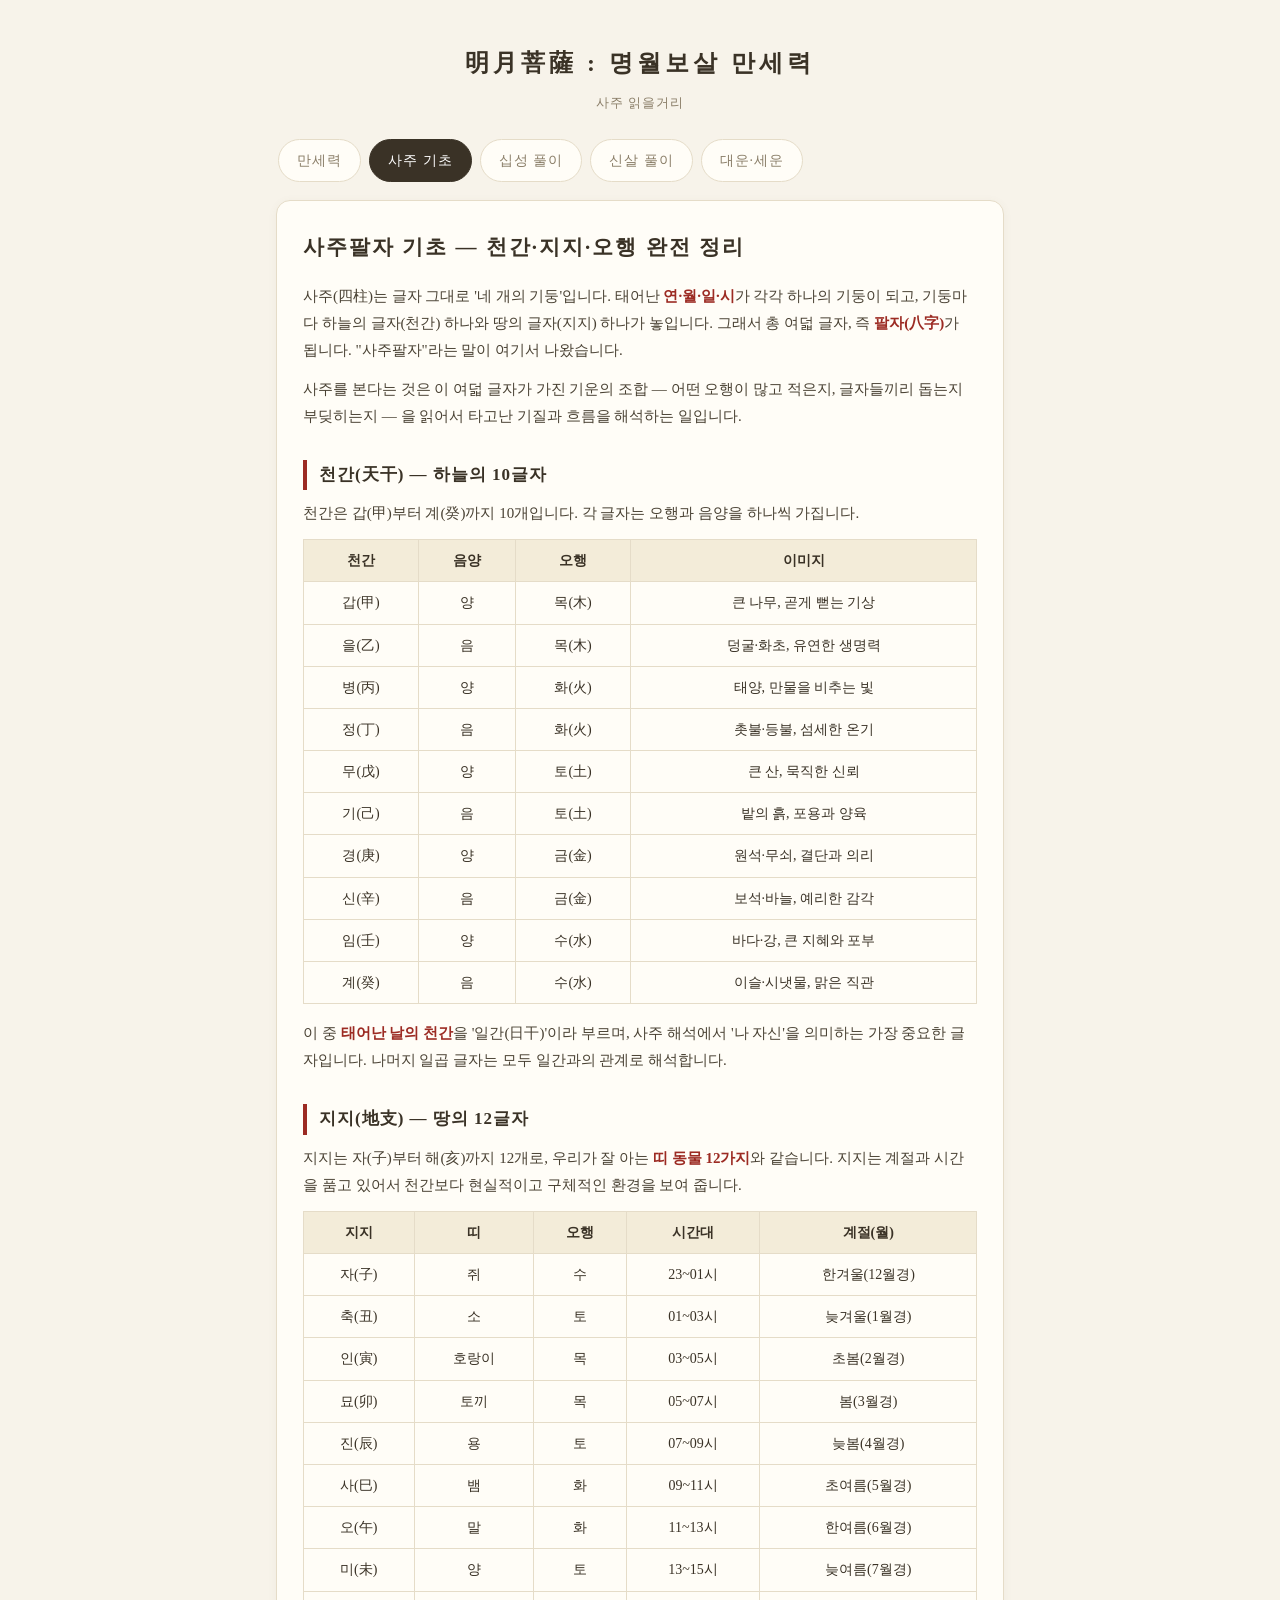
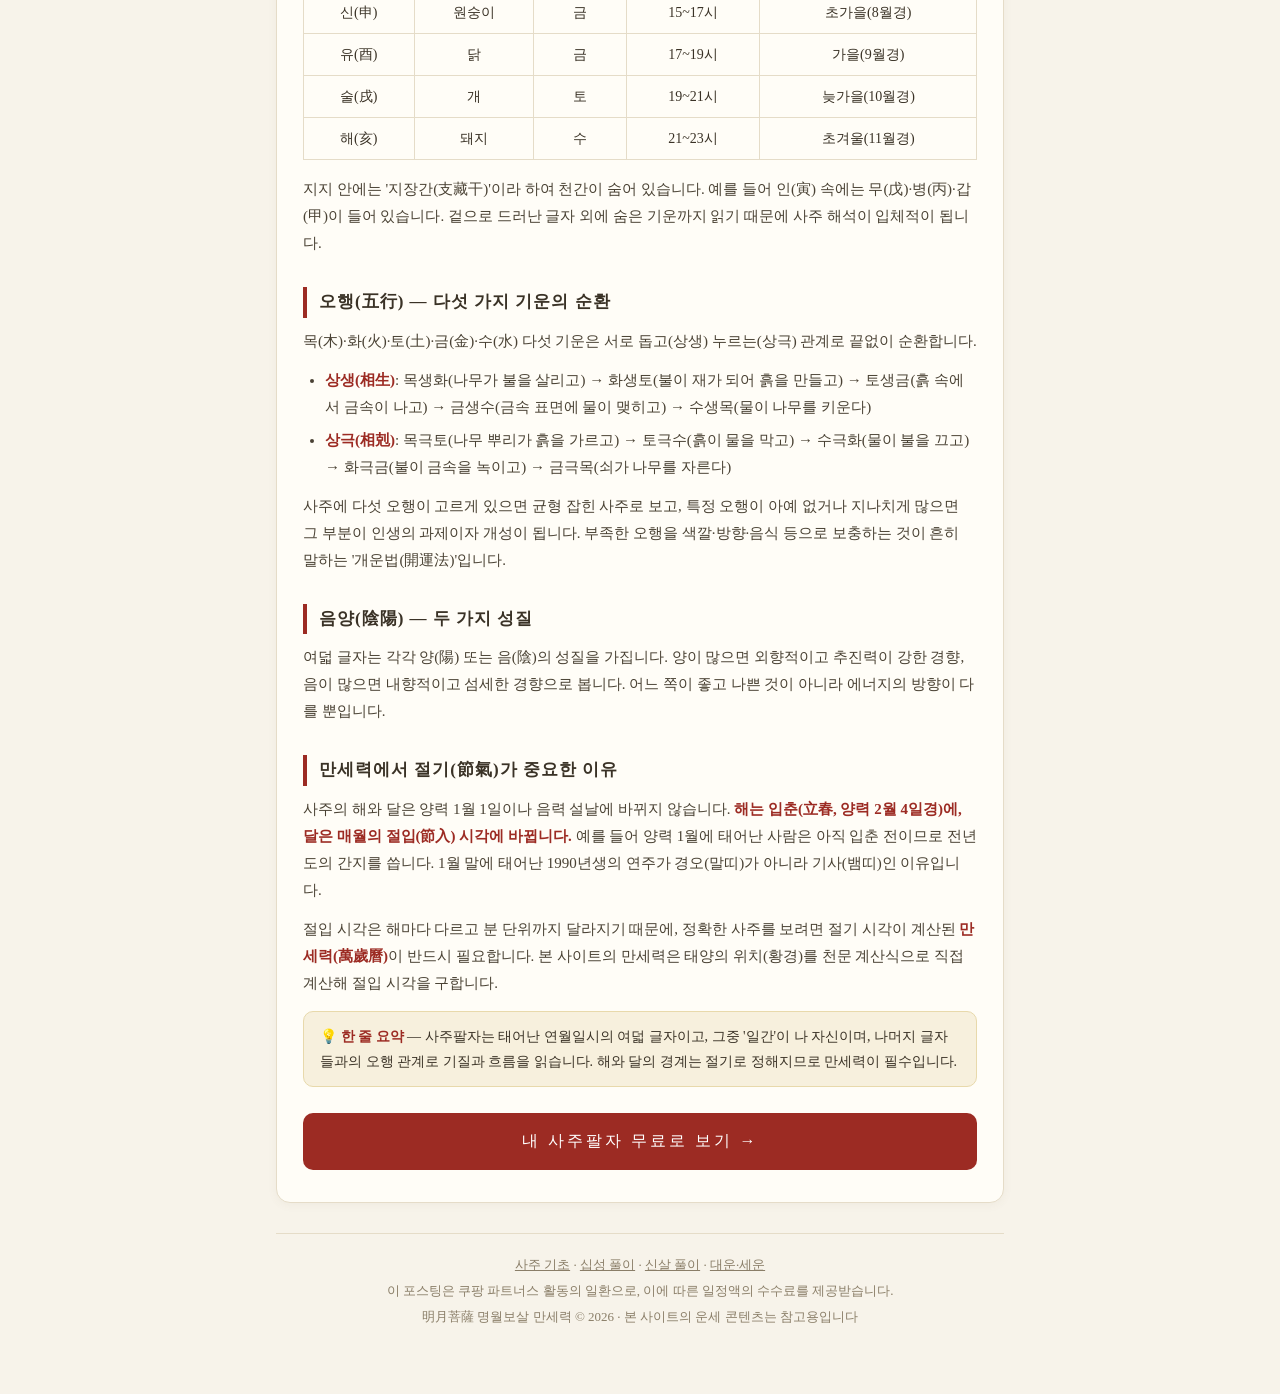
<file: guide-basics.html>
<!DOCTYPE html>
<html lang="ko">
<head>
<meta charset="UTF-8">
<meta name="viewport" content="width=device-width, initial-scale=1.0">
<title>사주팔자 기초 — 천간·지지·오행 완전 정리 | 명월보살 만세력</title>
<meta name="description" content="사주팔자란 무엇인가? 천간 10글자와 지지 12글자의 의미, 오행 상생상극, 음양, 그리고 만세력에서 절기가 중요한 이유까지 사주 입문자를 위한 기초 정리.">
<link rel="icon" href="data:image/svg+xml,<svg xmlns='http://www.w3.org/2000/svg' viewBox='0 0 100 100'><text y='.9em' font-size='90'>🔮</text></svg>">
<link rel="stylesheet" href="guide.css">
<script src="config.js"></script>
</head>
<body>
<div class="wrap">
<header>
  <h1><a href="index.html">明月菩薩 : 명월보살 만세력</a></h1>
  <p>사주 읽을거리</p>
</header>

<nav class="topnav" aria-label="주요 메뉴">
  <a href="index.html">만세력</a>
  <a href="guide-basics.html" class="on" aria-current="page">사주 기초</a>
  <a href="guide-sipsin.html">십성 풀이</a>
  <a href="guide-sinsal.html">신살 풀이</a>
  <a href="guide-daeun.html">대운·세운</a>
</nav>

<article>
<h2>사주팔자 기초 — 천간·지지·오행 완전 정리</h2>

<p>사주(四柱)는 글자 그대로 '네 개의 기둥'입니다. 태어난 <b>연·월·일·시</b>가 각각 하나의 기둥이 되고, 기둥마다 하늘의 글자(천간) 하나와 땅의 글자(지지) 하나가 놓입니다. 그래서 총 여덟 글자, 즉 <b>팔자(八字)</b>가 됩니다. "사주팔자"라는 말이 여기서 나왔습니다.</p>

<p>사주를 본다는 것은 이 여덟 글자가 가진 기운의 조합 — 어떤 오행이 많고 적은지, 글자들끼리 돕는지 부딪히는지 — 을 읽어서 타고난 기질과 흐름을 해석하는 일입니다.</p>

<h3>천간(天干) — 하늘의 10글자</h3>
<p>천간은 갑(甲)부터 계(癸)까지 10개입니다. 각 글자는 오행과 음양을 하나씩 가집니다.</p>
<table>
<tr><th>천간</th><th>음양</th><th>오행</th><th>이미지</th></tr>
<tr><td>갑(甲)</td><td>양</td><td>목(木)</td><td>큰 나무, 곧게 뻗는 기상</td></tr>
<tr><td>을(乙)</td><td>음</td><td>목(木)</td><td>덩굴·화초, 유연한 생명력</td></tr>
<tr><td>병(丙)</td><td>양</td><td>화(火)</td><td>태양, 만물을 비추는 빛</td></tr>
<tr><td>정(丁)</td><td>음</td><td>화(火)</td><td>촛불·등불, 섬세한 온기</td></tr>
<tr><td>무(戊)</td><td>양</td><td>토(土)</td><td>큰 산, 묵직한 신뢰</td></tr>
<tr><td>기(己)</td><td>음</td><td>토(土)</td><td>밭의 흙, 포용과 양육</td></tr>
<tr><td>경(庚)</td><td>양</td><td>금(金)</td><td>원석·무쇠, 결단과 의리</td></tr>
<tr><td>신(辛)</td><td>음</td><td>금(金)</td><td>보석·바늘, 예리한 감각</td></tr>
<tr><td>임(壬)</td><td>양</td><td>수(水)</td><td>바다·강, 큰 지혜와 포부</td></tr>
<tr><td>계(癸)</td><td>음</td><td>수(水)</td><td>이슬·시냇물, 맑은 직관</td></tr>
</table>
<p>이 중 <b>태어난 날의 천간</b>을 '일간(日干)'이라 부르며, 사주 해석에서 '나 자신'을 의미하는 가장 중요한 글자입니다. 나머지 일곱 글자는 모두 일간과의 관계로 해석합니다.</p>

<h3>지지(地支) — 땅의 12글자</h3>
<p>지지는 자(子)부터 해(亥)까지 12개로, 우리가 잘 아는 <b>띠 동물 12가지</b>와 같습니다. 지지는 계절과 시간을 품고 있어서 천간보다 현실적이고 구체적인 환경을 보여 줍니다.</p>
<table>
<tr><th>지지</th><th>띠</th><th>오행</th><th>시간대</th><th>계절(월)</th></tr>
<tr><td>자(子)</td><td>쥐</td><td>수</td><td>23~01시</td><td>한겨울(12월경)</td></tr>
<tr><td>축(丑)</td><td>소</td><td>토</td><td>01~03시</td><td>늦겨울(1월경)</td></tr>
<tr><td>인(寅)</td><td>호랑이</td><td>목</td><td>03~05시</td><td>초봄(2월경)</td></tr>
<tr><td>묘(卯)</td><td>토끼</td><td>목</td><td>05~07시</td><td>봄(3월경)</td></tr>
<tr><td>진(辰)</td><td>용</td><td>토</td><td>07~09시</td><td>늦봄(4월경)</td></tr>
<tr><td>사(巳)</td><td>뱀</td><td>화</td><td>09~11시</td><td>초여름(5월경)</td></tr>
<tr><td>오(午)</td><td>말</td><td>화</td><td>11~13시</td><td>한여름(6월경)</td></tr>
<tr><td>미(未)</td><td>양</td><td>토</td><td>13~15시</td><td>늦여름(7월경)</td></tr>
<tr><td>신(申)</td><td>원숭이</td><td>금</td><td>15~17시</td><td>초가을(8월경)</td></tr>
<tr><td>유(酉)</td><td>닭</td><td>금</td><td>17~19시</td><td>가을(9월경)</td></tr>
<tr><td>술(戌)</td><td>개</td><td>토</td><td>19~21시</td><td>늦가을(10월경)</td></tr>
<tr><td>해(亥)</td><td>돼지</td><td>수</td><td>21~23시</td><td>초겨울(11월경)</td></tr>
</table>
<p>지지 안에는 '지장간(支藏干)'이라 하여 천간이 숨어 있습니다. 예를 들어 인(寅) 속에는 무(戊)·병(丙)·갑(甲)이 들어 있습니다. 겉으로 드러난 글자 외에 숨은 기운까지 읽기 때문에 사주 해석이 입체적이 됩니다.</p>

<h3>오행(五行) — 다섯 가지 기운의 순환</h3>
<p>목(木)·화(火)·토(土)·금(金)·수(水) 다섯 기운은 서로 돕고(상생) 누르는(상극) 관계로 끝없이 순환합니다.</p>
<ul>
<li><b>상생(相生)</b>: 목생화(나무가 불을 살리고) → 화생토(불이 재가 되어 흙을 만들고) → 토생금(흙 속에서 금속이 나고) → 금생수(금속 표면에 물이 맺히고) → 수생목(물이 나무를 키운다)</li>
<li><b>상극(相剋)</b>: 목극토(나무 뿌리가 흙을 가르고) → 토극수(흙이 물을 막고) → 수극화(물이 불을 끄고) → 화극금(불이 금속을 녹이고) → 금극목(쇠가 나무를 자른다)</li>
</ul>
<p>사주에 다섯 오행이 고르게 있으면 균형 잡힌 사주로 보고, 특정 오행이 아예 없거나 지나치게 많으면 그 부분이 인생의 과제이자 개성이 됩니다. 부족한 오행을 색깔·방향·음식 등으로 보충하는 것이 흔히 말하는 '개운법(開運法)'입니다.</p>

<h3>음양(陰陽) — 두 가지 성질</h3>
<p>여덟 글자는 각각 양(陽) 또는 음(陰)의 성질을 가집니다. 양이 많으면 외향적이고 추진력이 강한 경향, 음이 많으면 내향적이고 섬세한 경향으로 봅니다. 어느 쪽이 좋고 나쁜 것이 아니라 에너지의 방향이 다를 뿐입니다.</p>

<h3>만세력에서 절기(節氣)가 중요한 이유</h3>
<p>사주의 해와 달은 양력 1월 1일이나 음력 설날에 바뀌지 않습니다. <b>해는 입춘(立春, 양력 2월 4일경)에, 달은 매월의 절입(節入) 시각에 바뀝니다.</b> 예를 들어 양력 1월에 태어난 사람은 아직 입춘 전이므로 전년도의 간지를 씁니다. 1월 말에 태어난 1990년생의 연주가 경오(말띠)가 아니라 기사(뱀띠)인 이유입니다.</p>
<p>절입 시각은 해마다 다르고 분 단위까지 달라지기 때문에, 정확한 사주를 보려면 절기 시각이 계산된 <b>만세력(萬歲曆)</b>이 반드시 필요합니다. 본 사이트의 만세력은 태양의 위치(황경)를 천문 계산식으로 직접 계산해 절입 시각을 구합니다.</p>

<div class="tip">💡 <b>한 줄 요약</b> — 사주팔자는 태어난 연월일시의 여덟 글자이고, 그중 '일간'이 나 자신이며, 나머지 글자들과의 오행 관계로 기질과 흐름을 읽습니다. 해와 달의 경계는 절기로 정해지므로 만세력이 필수입니다.</div>

<a class="cta" href="index.html">내 사주팔자 무료로 보기 →</a>
</article>

<div class="ad-slot" aria-hidden="true"></div>

<footer class="site-footer">
  <nav aria-label="읽을거리">
    <a href="guide-basics.html">사주 기초</a> · <a href="guide-sipsin.html">십성 풀이</a> · <a href="guide-sinsal.html">신살 풀이</a> · <a href="guide-daeun.html">대운·세운</a>
  </nav>
  이 포스팅은 쿠팡 파트너스 활동의 일환으로, 이에 따른 일정액의 수수료를 제공받습니다.<br>
  明月菩薩 명월보살 만세력 © 2026 · 본 사이트의 운세 콘텐츠는 참고용입니다
</footer>
</div>
</body>
</html>
</file>
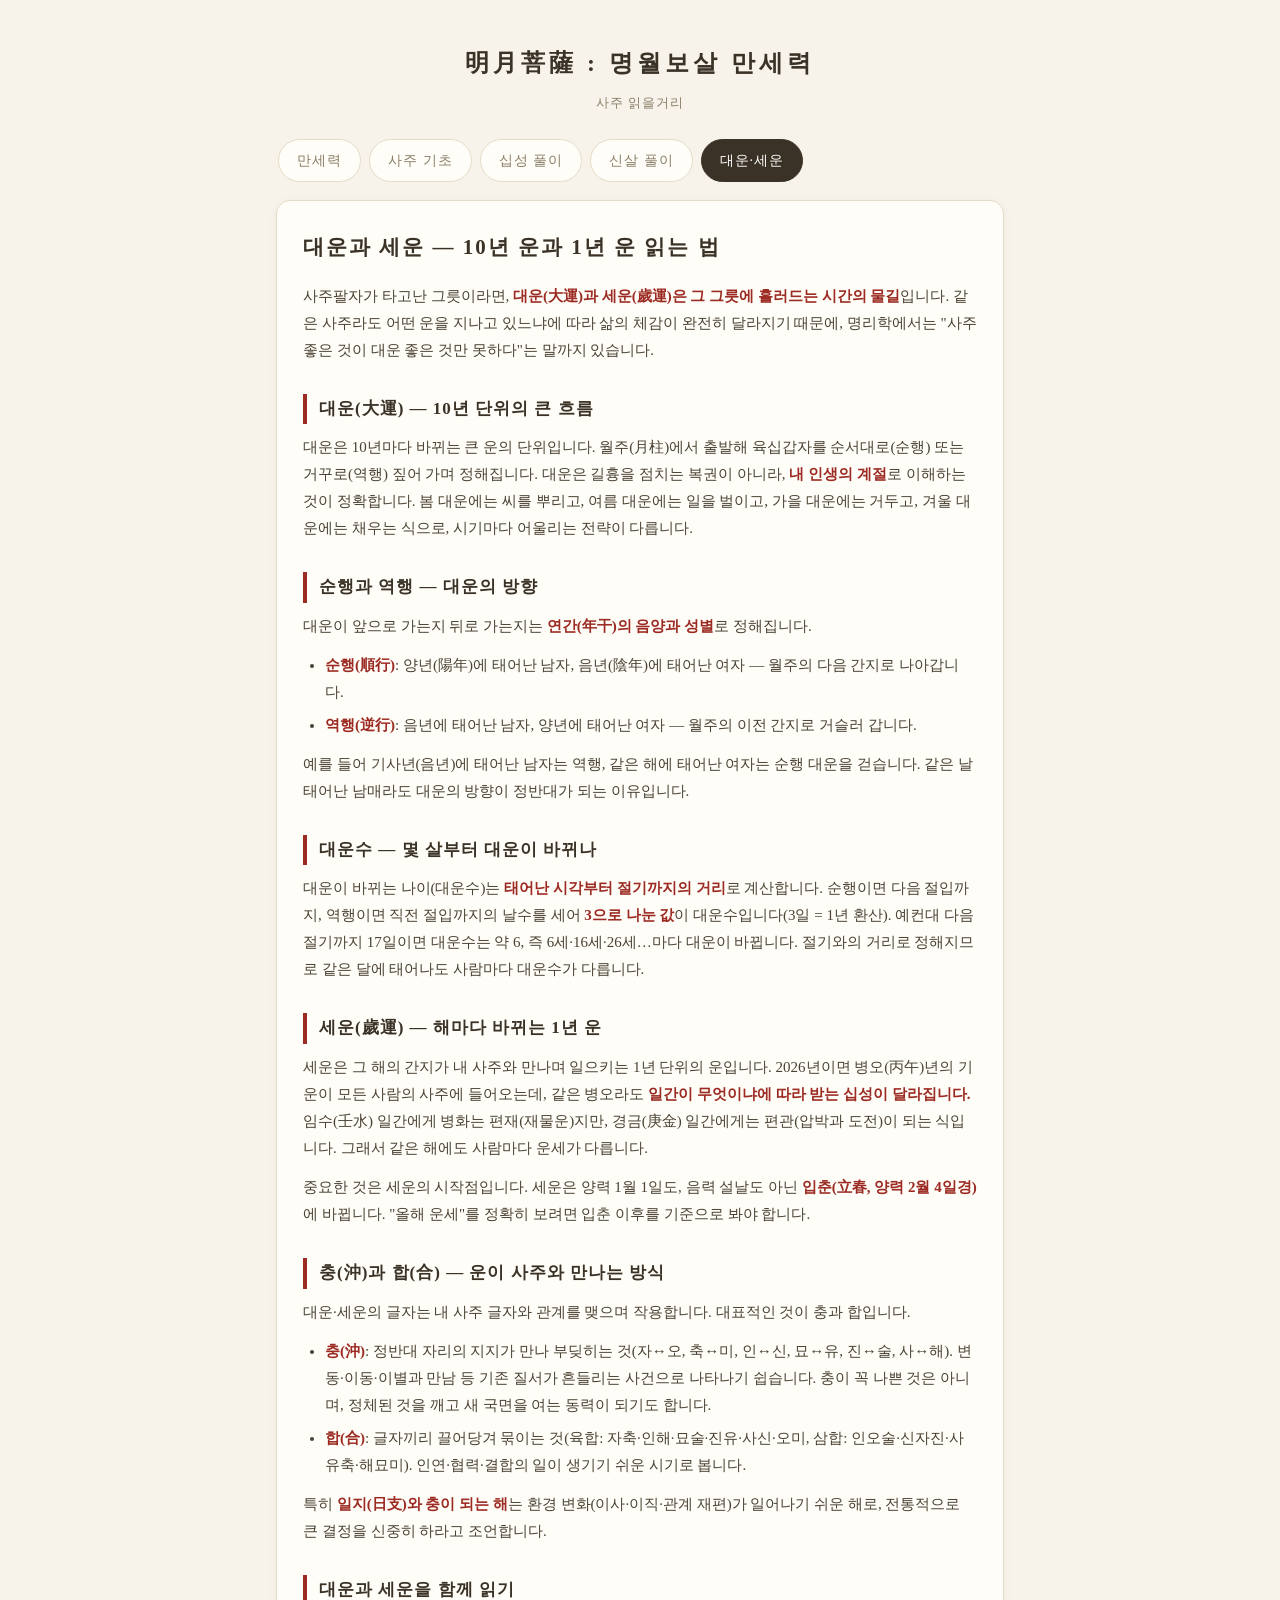
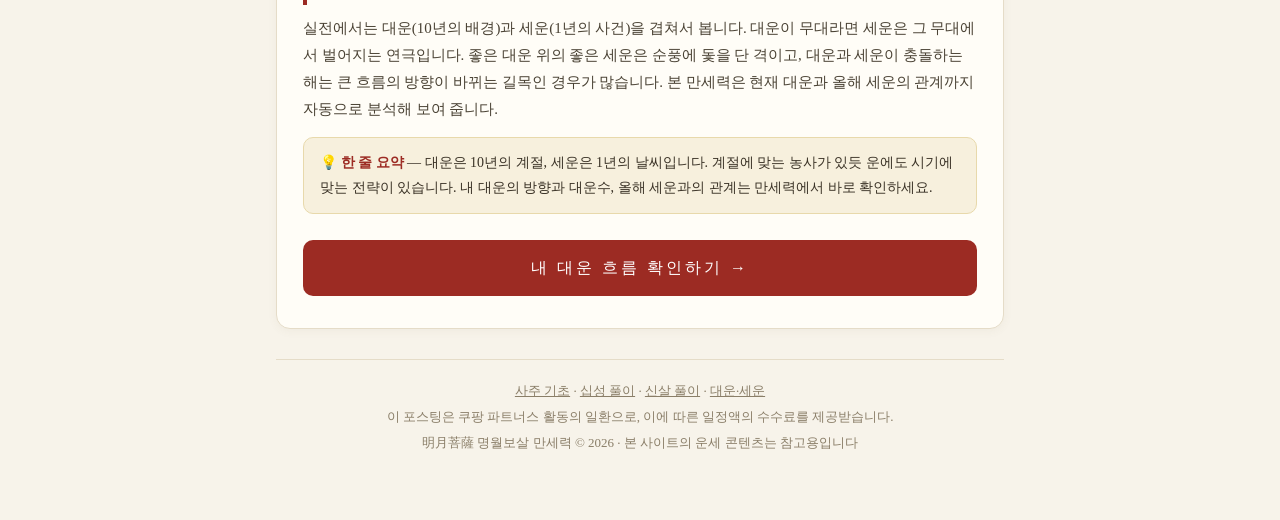
<file: guide-daeun.html>
<!DOCTYPE html>
<html lang="ko">
<head>
<meta charset="UTF-8">
<meta name="viewport" content="width=device-width, initial-scale=1.0">
<title>대운과 세운 — 10년 운과 1년 운 읽는 법 | 명월보살 만세력</title>
<meta name="description" content="사주 대운이란? 대운수 계산법, 순행과 역행, 세운(연운)과 입춘 기준, 충과 합으로 운의 흐름을 읽는 방법까지 한 번에 정리.">
<link rel="icon" href="data:image/svg+xml,<svg xmlns='http://www.w3.org/2000/svg' viewBox='0 0 100 100'><text y='.9em' font-size='90'>🔮</text></svg>">
<link rel="stylesheet" href="guide.css">
<script src="config.js"></script>
</head>
<body>
<div class="wrap">
<header>
  <h1><a href="index.html">明月菩薩 : 명월보살 만세력</a></h1>
  <p>사주 읽을거리</p>
</header>

<nav class="topnav" aria-label="주요 메뉴">
  <a href="index.html">만세력</a>
  <a href="guide-basics.html">사주 기초</a>
  <a href="guide-sipsin.html">십성 풀이</a>
  <a href="guide-sinsal.html">신살 풀이</a>
  <a href="guide-daeun.html" class="on" aria-current="page">대운·세운</a>
</nav>

<article>
<h2>대운과 세운 — 10년 운과 1년 운 읽는 법</h2>

<p>사주팔자가 타고난 그릇이라면, <b>대운(大運)과 세운(歲運)은 그 그릇에 흘러드는 시간의 물길</b>입니다. 같은 사주라도 어떤 운을 지나고 있느냐에 따라 삶의 체감이 완전히 달라지기 때문에, 명리학에서는 "사주 좋은 것이 대운 좋은 것만 못하다"는 말까지 있습니다.</p>

<h3>대운(大運) — 10년 단위의 큰 흐름</h3>
<p>대운은 10년마다 바뀌는 큰 운의 단위입니다. 월주(月柱)에서 출발해 육십갑자를 순서대로(순행) 또는 거꾸로(역행) 짚어 가며 정해집니다. 대운은 길흉을 점치는 복권이 아니라, <b>내 인생의 계절</b>로 이해하는 것이 정확합니다. 봄 대운에는 씨를 뿌리고, 여름 대운에는 일을 벌이고, 가을 대운에는 거두고, 겨울 대운에는 채우는 식으로, 시기마다 어울리는 전략이 다릅니다.</p>

<h3>순행과 역행 — 대운의 방향</h3>
<p>대운이 앞으로 가는지 뒤로 가는지는 <b>연간(年干)의 음양과 성별</b>로 정해집니다.</p>
<ul>
<li><b>순행(順行)</b>: 양년(陽年)에 태어난 남자, 음년(陰年)에 태어난 여자 — 월주의 다음 간지로 나아갑니다.</li>
<li><b>역행(逆行)</b>: 음년에 태어난 남자, 양년에 태어난 여자 — 월주의 이전 간지로 거슬러 갑니다.</li>
</ul>
<p>예를 들어 기사년(음년)에 태어난 남자는 역행, 같은 해에 태어난 여자는 순행 대운을 걷습니다. 같은 날 태어난 남매라도 대운의 방향이 정반대가 되는 이유입니다.</p>

<h3>대운수 — 몇 살부터 대운이 바뀌나</h3>
<p>대운이 바뀌는 나이(대운수)는 <b>태어난 시각부터 절기까지의 거리</b>로 계산합니다. 순행이면 다음 절입까지, 역행이면 직전 절입까지의 날수를 세어 <b>3으로 나눈 값</b>이 대운수입니다(3일 = 1년 환산). 예컨대 다음 절기까지 17일이면 대운수는 약 6, 즉 6세·16세·26세…마다 대운이 바뀝니다. 절기와의 거리로 정해지므로 같은 달에 태어나도 사람마다 대운수가 다릅니다.</p>

<h3>세운(歲運) — 해마다 바뀌는 1년 운</h3>
<p>세운은 그 해의 간지가 내 사주와 만나며 일으키는 1년 단위의 운입니다. 2026년이면 병오(丙午)년의 기운이 모든 사람의 사주에 들어오는데, 같은 병오라도 <b>일간이 무엇이냐에 따라 받는 십성이 달라집니다.</b> 임수(壬水) 일간에게 병화는 편재(재물운)지만, 경금(庚金) 일간에게는 편관(압박과 도전)이 되는 식입니다. 그래서 같은 해에도 사람마다 운세가 다릅니다.</p>
<p>중요한 것은 세운의 시작점입니다. 세운은 양력 1월 1일도, 음력 설날도 아닌 <b>입춘(立春, 양력 2월 4일경)</b>에 바뀝니다. "올해 운세"를 정확히 보려면 입춘 이후를 기준으로 봐야 합니다.</p>

<h3>충(沖)과 합(合) — 운이 사주와 만나는 방식</h3>
<p>대운·세운의 글자는 내 사주 글자와 관계를 맺으며 작용합니다. 대표적인 것이 충과 합입니다.</p>
<ul>
<li><b>충(沖)</b>: 정반대 자리의 지지가 만나 부딪히는 것(자↔오, 축↔미, 인↔신, 묘↔유, 진↔술, 사↔해). 변동·이동·이별과 만남 등 기존 질서가 흔들리는 사건으로 나타나기 쉽습니다. 충이 꼭 나쁜 것은 아니며, 정체된 것을 깨고 새 국면을 여는 동력이 되기도 합니다.</li>
<li><b>합(合)</b>: 글자끼리 끌어당겨 묶이는 것(육합: 자축·인해·묘술·진유·사신·오미, 삼합: 인오술·신자진·사유축·해묘미). 인연·협력·결합의 일이 생기기 쉬운 시기로 봅니다.</li>
</ul>
<p>특히 <b>일지(日支)와 충이 되는 해</b>는 환경 변화(이사·이직·관계 재편)가 일어나기 쉬운 해로, 전통적으로 큰 결정을 신중히 하라고 조언합니다.</p>

<h3>대운과 세운을 함께 읽기</h3>
<p>실전에서는 대운(10년의 배경)과 세운(1년의 사건)을 겹쳐서 봅니다. 대운이 무대라면 세운은 그 무대에서 벌어지는 연극입니다. 좋은 대운 위의 좋은 세운은 순풍에 돛을 단 격이고, 대운과 세운이 충돌하는 해는 큰 흐름의 방향이 바뀌는 길목인 경우가 많습니다. 본 만세력은 현재 대운과 올해 세운의 관계까지 자동으로 분석해 보여 줍니다.</p>

<div class="tip">💡 <b>한 줄 요약</b> — 대운은 10년의 계절, 세운은 1년의 날씨입니다. 계절에 맞는 농사가 있듯 운에도 시기에 맞는 전략이 있습니다. 내 대운의 방향과 대운수, 올해 세운과의 관계는 만세력에서 바로 확인하세요.</div>

<a class="cta" href="index.html">내 대운 흐름 확인하기 →</a>
</article>

<div class="ad-slot" aria-hidden="true"></div>

<footer class="site-footer">
  <nav aria-label="읽을거리">
    <a href="guide-basics.html">사주 기초</a> · <a href="guide-sipsin.html">십성 풀이</a> · <a href="guide-sinsal.html">신살 풀이</a> · <a href="guide-daeun.html">대운·세운</a>
  </nav>
  이 포스팅은 쿠팡 파트너스 활동의 일환으로, 이에 따른 일정액의 수수료를 제공받습니다.<br>
  明月菩薩 명월보살 만세력 © 2026 · 본 사이트의 운세 콘텐츠는 참고용입니다
</footer>
</div>
</body>
</html>
</file>
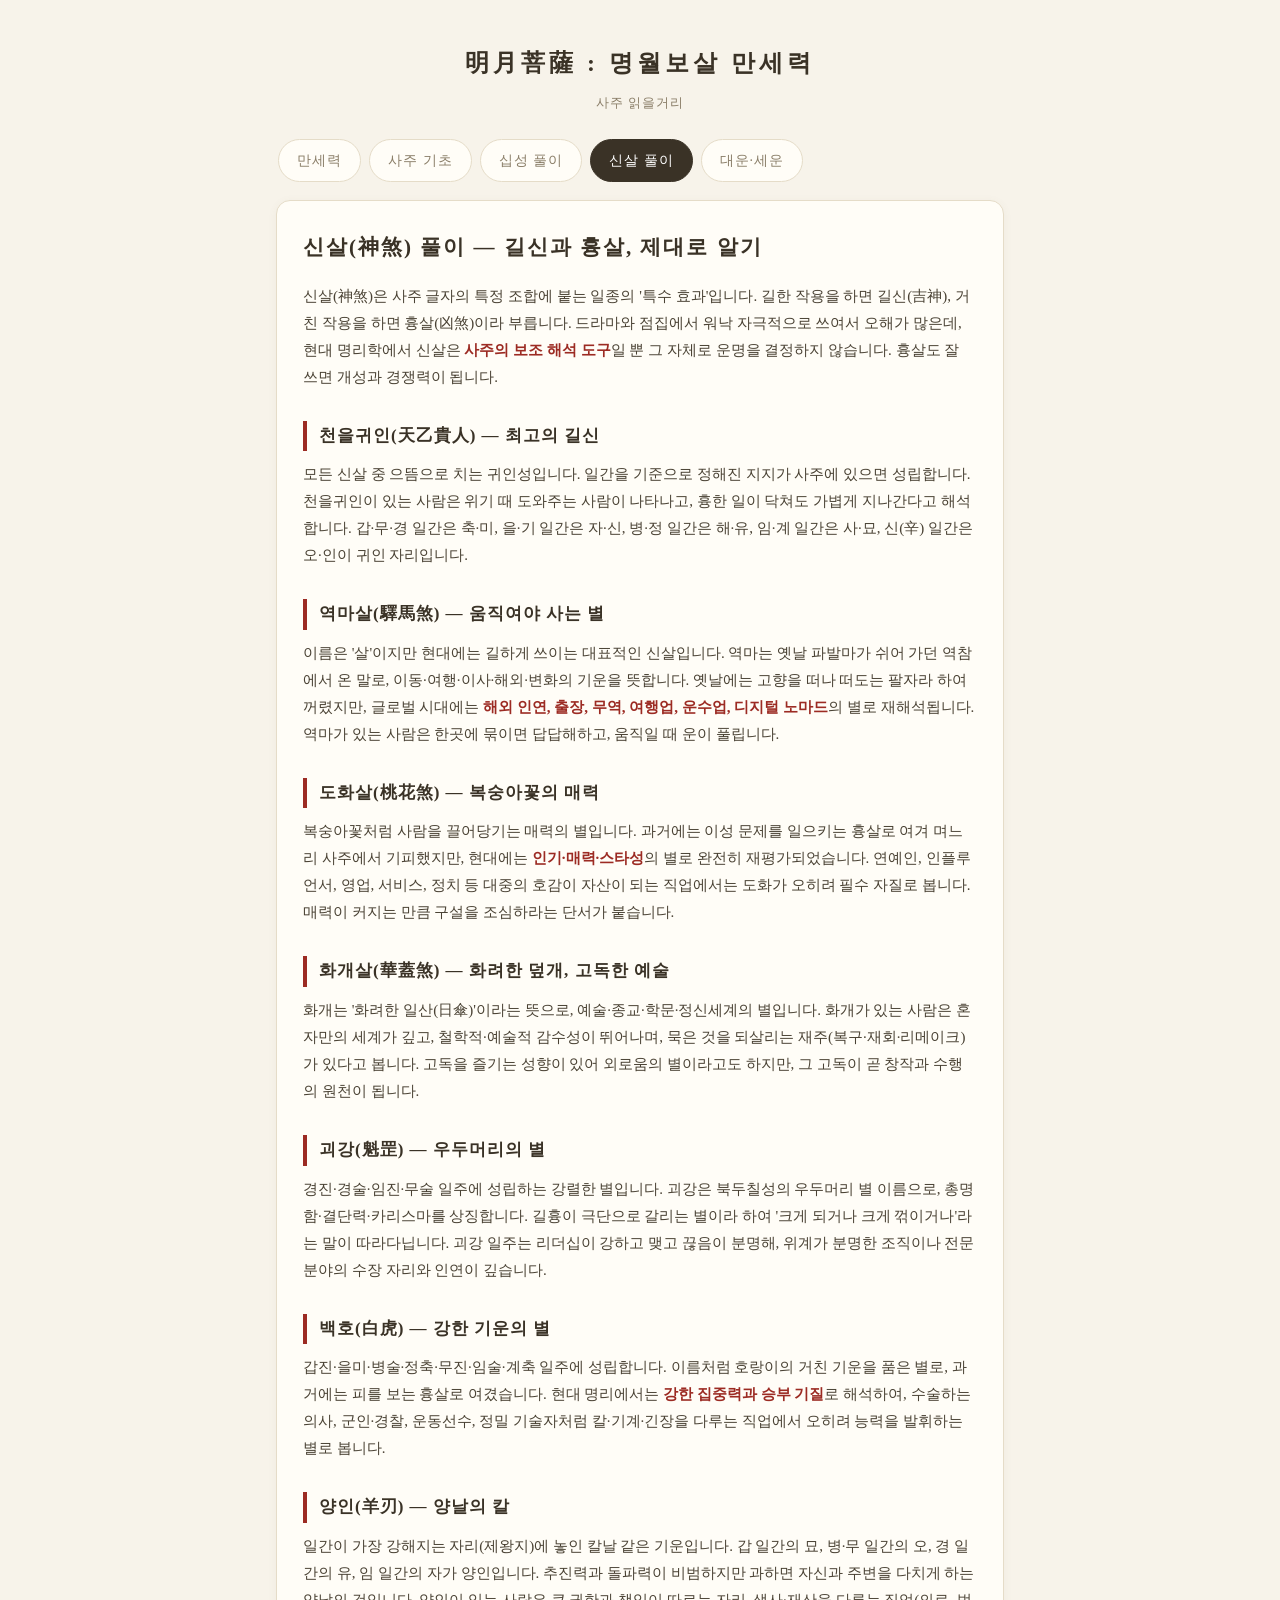
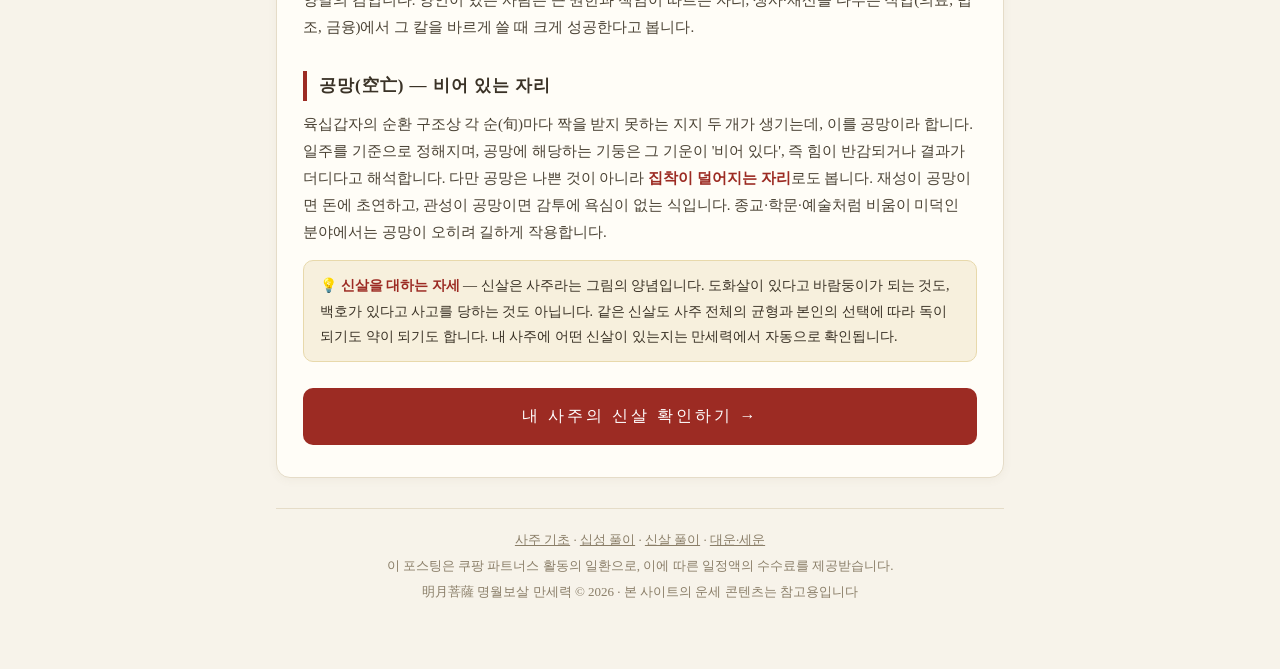
<file: guide-sinsal.html>
<!DOCTYPE html>
<html lang="ko">
<head>
<meta charset="UTF-8">
<meta name="viewport" content="width=device-width, initial-scale=1.0">
<title>신살 풀이 — 천을귀인·역마·도화·화개·괴강·백호·양인·공망 | 명월보살 만세력</title>
<meta name="description" content="사주 신살 8가지 완전 정리 — 최고의 길신 천을귀인부터 역마살, 도화살, 화개살, 괴강, 백호, 양인, 공망까지. 의미와 흔한 오해를 바로잡습니다.">
<link rel="icon" href="data:image/svg+xml,<svg xmlns='http://www.w3.org/2000/svg' viewBox='0 0 100 100'><text y='.9em' font-size='90'>🔮</text></svg>">
<link rel="stylesheet" href="guide.css">
<script src="config.js"></script>
</head>
<body>
<div class="wrap">
<header>
  <h1><a href="index.html">明月菩薩 : 명월보살 만세력</a></h1>
  <p>사주 읽을거리</p>
</header>

<nav class="topnav" aria-label="주요 메뉴">
  <a href="index.html">만세력</a>
  <a href="guide-basics.html">사주 기초</a>
  <a href="guide-sipsin.html">십성 풀이</a>
  <a href="guide-sinsal.html" class="on" aria-current="page">신살 풀이</a>
  <a href="guide-daeun.html">대운·세운</a>
</nav>

<article>
<h2>신살(神煞) 풀이 — 길신과 흉살, 제대로 알기</h2>

<p>신살(神煞)은 사주 글자의 특정 조합에 붙는 일종의 '특수 효과'입니다. 길한 작용을 하면 길신(吉神), 거친 작용을 하면 흉살(凶煞)이라 부릅니다. 드라마와 점집에서 워낙 자극적으로 쓰여서 오해가 많은데, 현대 명리학에서 신살은 <b>사주의 보조 해석 도구</b>일 뿐 그 자체로 운명을 결정하지 않습니다. 흉살도 잘 쓰면 개성과 경쟁력이 됩니다.</p>

<h3>천을귀인(天乙貴人) — 최고의 길신</h3>
<p>모든 신살 중 으뜸으로 치는 귀인성입니다. 일간을 기준으로 정해진 지지가 사주에 있으면 성립합니다. 천을귀인이 있는 사람은 위기 때 도와주는 사람이 나타나고, 흉한 일이 닥쳐도 가볍게 지나간다고 해석합니다. 갑·무·경 일간은 축·미, 을·기 일간은 자·신, 병·정 일간은 해·유, 임·계 일간은 사·묘, 신(辛) 일간은 오·인이 귀인 자리입니다.</p>

<h3>역마살(驛馬煞) — 움직여야 사는 별</h3>
<p>이름은 '살'이지만 현대에는 길하게 쓰이는 대표적인 신살입니다. 역마는 옛날 파발마가 쉬어 가던 역참에서 온 말로, 이동·여행·이사·해외·변화의 기운을 뜻합니다. 옛날에는 고향을 떠나 떠도는 팔자라 하여 꺼렸지만, 글로벌 시대에는 <b>해외 인연, 출장, 무역, 여행업, 운수업, 디지털 노마드</b>의 별로 재해석됩니다. 역마가 있는 사람은 한곳에 묶이면 답답해하고, 움직일 때 운이 풀립니다.</p>

<h3>도화살(桃花煞) — 복숭아꽃의 매력</h3>
<p>복숭아꽃처럼 사람을 끌어당기는 매력의 별입니다. 과거에는 이성 문제를 일으키는 흉살로 여겨 며느리 사주에서 기피했지만, 현대에는 <b>인기·매력·스타성</b>의 별로 완전히 재평가되었습니다. 연예인, 인플루언서, 영업, 서비스, 정치 등 대중의 호감이 자산이 되는 직업에서는 도화가 오히려 필수 자질로 봅니다. 매력이 커지는 만큼 구설을 조심하라는 단서가 붙습니다.</p>

<h3>화개살(華蓋煞) — 화려한 덮개, 고독한 예술</h3>
<p>화개는 '화려한 일산(日傘)'이라는 뜻으로, 예술·종교·학문·정신세계의 별입니다. 화개가 있는 사람은 혼자만의 세계가 깊고, 철학적·예술적 감수성이 뛰어나며, 묵은 것을 되살리는 재주(복구·재회·리메이크)가 있다고 봅니다. 고독을 즐기는 성향이 있어 외로움의 별이라고도 하지만, 그 고독이 곧 창작과 수행의 원천이 됩니다.</p>

<h3>괴강(魁罡) — 우두머리의 별</h3>
<p>경진·경술·임진·무술 일주에 성립하는 강렬한 별입니다. 괴강은 북두칠성의 우두머리 별 이름으로, 총명함·결단력·카리스마를 상징합니다. 길흉이 극단으로 갈리는 별이라 하여 '크게 되거나 크게 꺾이거나'라는 말이 따라다닙니다. 괴강 일주는 리더십이 강하고 맺고 끊음이 분명해, 위계가 분명한 조직이나 전문 분야의 수장 자리와 인연이 깊습니다.</p>

<h3>백호(白虎) — 강한 기운의 별</h3>
<p>갑진·을미·병술·정축·무진·임술·계축 일주에 성립합니다. 이름처럼 호랑이의 거친 기운을 품은 별로, 과거에는 피를 보는 흉살로 여겼습니다. 현대 명리에서는 <b>강한 집중력과 승부 기질</b>로 해석하여, 수술하는 의사, 군인·경찰, 운동선수, 정밀 기술자처럼 칼·기계·긴장을 다루는 직업에서 오히려 능력을 발휘하는 별로 봅니다.</p>

<h3>양인(羊刃) — 양날의 칼</h3>
<p>일간이 가장 강해지는 자리(제왕지)에 놓인 칼날 같은 기운입니다. 갑 일간의 묘, 병·무 일간의 오, 경 일간의 유, 임 일간의 자가 양인입니다. 추진력과 돌파력이 비범하지만 과하면 자신과 주변을 다치게 하는 양날의 검입니다. 양인이 있는 사람은 큰 권한과 책임이 따르는 자리, 생사·재산을 다루는 직업(의료, 법조, 금융)에서 그 칼을 바르게 쓸 때 크게 성공한다고 봅니다.</p>

<h3>공망(空亡) — 비어 있는 자리</h3>
<p>육십갑자의 순환 구조상 각 순(旬)마다 짝을 받지 못하는 지지 두 개가 생기는데, 이를 공망이라 합니다. 일주를 기준으로 정해지며, 공망에 해당하는 기둥은 그 기운이 '비어 있다', 즉 힘이 반감되거나 결과가 더디다고 해석합니다. 다만 공망은 나쁜 것이 아니라 <b>집착이 덜어지는 자리</b>로도 봅니다. 재성이 공망이면 돈에 초연하고, 관성이 공망이면 감투에 욕심이 없는 식입니다. 종교·학문·예술처럼 비움이 미덕인 분야에서는 공망이 오히려 길하게 작용합니다.</p>

<div class="tip">💡 <b>신살을 대하는 자세</b> — 신살은 사주라는 그림의 양념입니다. 도화살이 있다고 바람둥이가 되는 것도, 백호가 있다고 사고를 당하는 것도 아닙니다. 같은 신살도 사주 전체의 균형과 본인의 선택에 따라 독이 되기도 약이 되기도 합니다. 내 사주에 어떤 신살이 있는지는 만세력에서 자동으로 확인됩니다.</div>

<a class="cta" href="index.html">내 사주의 신살 확인하기 →</a>
</article>

<div class="ad-slot" aria-hidden="true"></div>

<footer class="site-footer">
  <nav aria-label="읽을거리">
    <a href="guide-basics.html">사주 기초</a> · <a href="guide-sipsin.html">십성 풀이</a> · <a href="guide-sinsal.html">신살 풀이</a> · <a href="guide-daeun.html">대운·세운</a>
  </nav>
  이 포스팅은 쿠팡 파트너스 활동의 일환으로, 이에 따른 일정액의 수수료를 제공받습니다.<br>
  明月菩薩 명월보살 만세력 © 2026 · 본 사이트의 운세 콘텐츠는 참고용입니다
</footer>
</div>
</body>
</html>
</file>
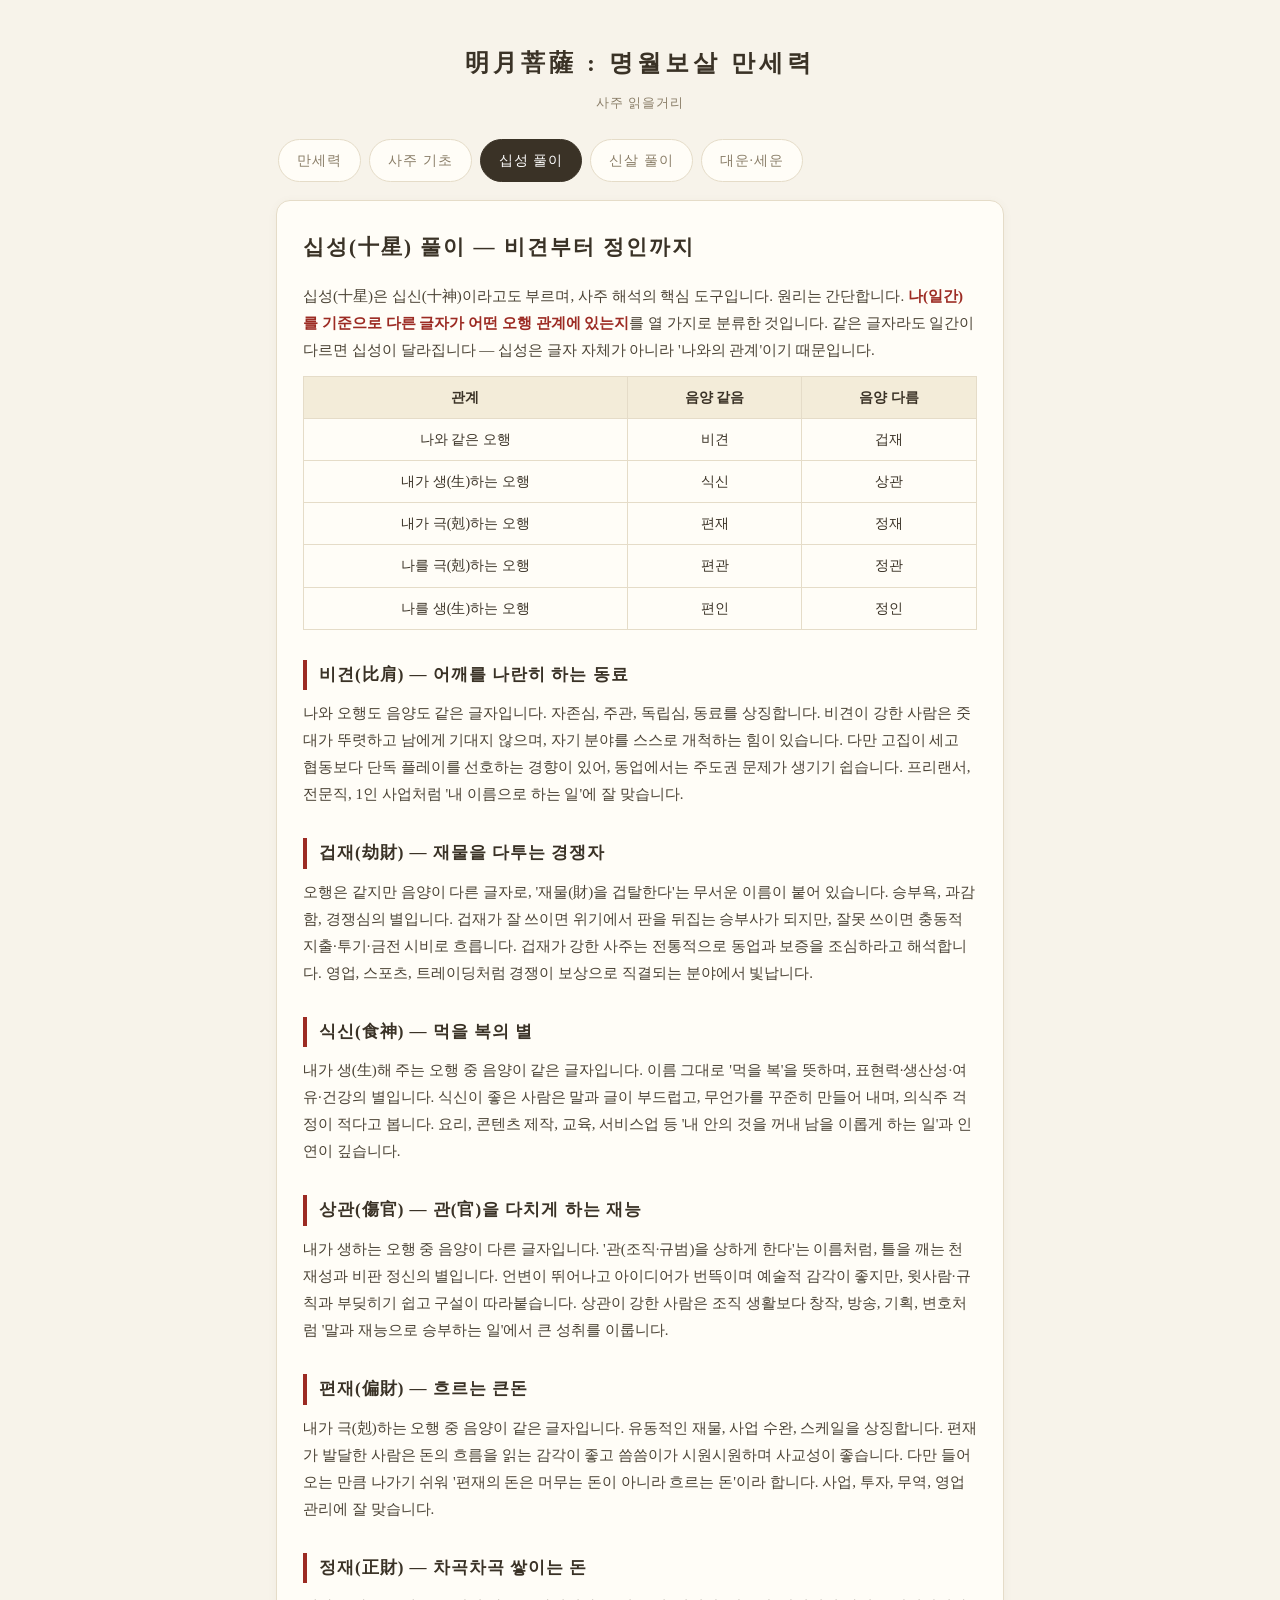
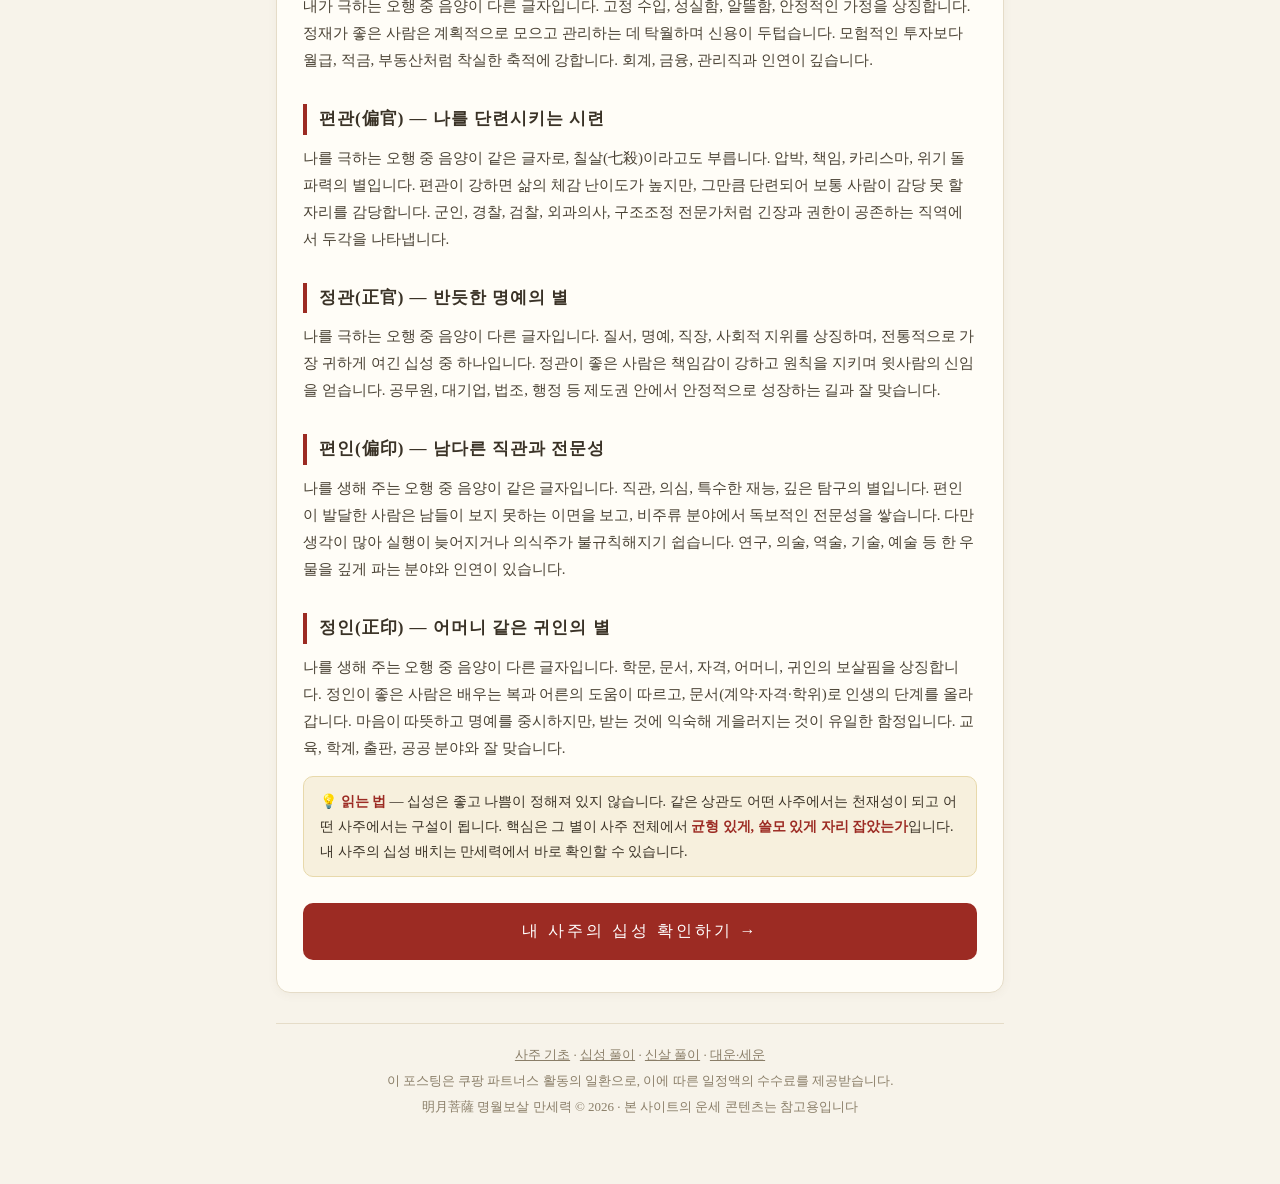
<file: guide-sipsin.html>
<!DOCTYPE html>
<html lang="ko">
<head>
<meta charset="UTF-8">
<meta name="viewport" content="width=device-width, initial-scale=1.0">
<title>십성(십신) 풀이 — 비견부터 정인까지 10가지 완전 정리 | 명월보살 만세력</title>
<meta name="description" content="사주의 십성(십신) 10가지 — 비견·겁재·식신·상관·편재·정재·편관·정관·편인·정인의 의미, 성격, 장단점, 어울리는 분야까지 한 번에 정리.">
<link rel="icon" href="data:image/svg+xml,<svg xmlns='http://www.w3.org/2000/svg' viewBox='0 0 100 100'><text y='.9em' font-size='90'>🔮</text></svg>">
<link rel="stylesheet" href="guide.css">
<script src="config.js"></script>
</head>
<body>
<div class="wrap">
<header>
  <h1><a href="index.html">明月菩薩 : 명월보살 만세력</a></h1>
  <p>사주 읽을거리</p>
</header>

<nav class="topnav" aria-label="주요 메뉴">
  <a href="index.html">만세력</a>
  <a href="guide-basics.html">사주 기초</a>
  <a href="guide-sipsin.html" class="on" aria-current="page">십성 풀이</a>
  <a href="guide-sinsal.html">신살 풀이</a>
  <a href="guide-daeun.html">대운·세운</a>
</nav>

<article>
<h2>십성(十星) 풀이 — 비견부터 정인까지</h2>

<p>십성(十星)은 십신(十神)이라고도 부르며, 사주 해석의 핵심 도구입니다. 원리는 간단합니다. <b>나(일간)를 기준으로 다른 글자가 어떤 오행 관계에 있는지</b>를 열 가지로 분류한 것입니다. 같은 글자라도 일간이 다르면 십성이 달라집니다 — 십성은 글자 자체가 아니라 '나와의 관계'이기 때문입니다.</p>

<table>
<tr><th>관계</th><th>음양 같음</th><th>음양 다름</th></tr>
<tr><td>나와 같은 오행</td><td>비견</td><td>겁재</td></tr>
<tr><td>내가 생(生)하는 오행</td><td>식신</td><td>상관</td></tr>
<tr><td>내가 극(剋)하는 오행</td><td>편재</td><td>정재</td></tr>
<tr><td>나를 극(剋)하는 오행</td><td>편관</td><td>정관</td></tr>
<tr><td>나를 생(生)하는 오행</td><td>편인</td><td>정인</td></tr>
</table>

<h3>비견(比肩) — 어깨를 나란히 하는 동료</h3>
<p>나와 오행도 음양도 같은 글자입니다. 자존심, 주관, 독립심, 동료를 상징합니다. 비견이 강한 사람은 줏대가 뚜렷하고 남에게 기대지 않으며, 자기 분야를 스스로 개척하는 힘이 있습니다. 다만 고집이 세고 협동보다 단독 플레이를 선호하는 경향이 있어, 동업에서는 주도권 문제가 생기기 쉽습니다. 프리랜서, 전문직, 1인 사업처럼 '내 이름으로 하는 일'에 잘 맞습니다.</p>

<h3>겁재(劫財) — 재물을 다투는 경쟁자</h3>
<p>오행은 같지만 음양이 다른 글자로, '재물(財)을 겁탈한다'는 무서운 이름이 붙어 있습니다. 승부욕, 과감함, 경쟁심의 별입니다. 겁재가 잘 쓰이면 위기에서 판을 뒤집는 승부사가 되지만, 잘못 쓰이면 충동적 지출·투기·금전 시비로 흐릅니다. 겁재가 강한 사주는 전통적으로 동업과 보증을 조심하라고 해석합니다. 영업, 스포츠, 트레이딩처럼 경쟁이 보상으로 직결되는 분야에서 빛납니다.</p>

<h3>식신(食神) — 먹을 복의 별</h3>
<p>내가 생(生)해 주는 오행 중 음양이 같은 글자입니다. 이름 그대로 '먹을 복'을 뜻하며, 표현력·생산성·여유·건강의 별입니다. 식신이 좋은 사람은 말과 글이 부드럽고, 무언가를 꾸준히 만들어 내며, 의식주 걱정이 적다고 봅니다. 요리, 콘텐츠 제작, 교육, 서비스업 등 '내 안의 것을 꺼내 남을 이롭게 하는 일'과 인연이 깊습니다.</p>

<h3>상관(傷官) — 관(官)을 다치게 하는 재능</h3>
<p>내가 생하는 오행 중 음양이 다른 글자입니다. '관(조직·규범)을 상하게 한다'는 이름처럼, 틀을 깨는 천재성과 비판 정신의 별입니다. 언변이 뛰어나고 아이디어가 번뜩이며 예술적 감각이 좋지만, 윗사람·규칙과 부딪히기 쉽고 구설이 따라붙습니다. 상관이 강한 사람은 조직 생활보다 창작, 방송, 기획, 변호처럼 '말과 재능으로 승부하는 일'에서 큰 성취를 이룹니다.</p>

<h3>편재(偏財) — 흐르는 큰돈</h3>
<p>내가 극(剋)하는 오행 중 음양이 같은 글자입니다. 유동적인 재물, 사업 수완, 스케일을 상징합니다. 편재가 발달한 사람은 돈의 흐름을 읽는 감각이 좋고 씀씀이가 시원시원하며 사교성이 좋습니다. 다만 들어오는 만큼 나가기 쉬워 '편재의 돈은 머무는 돈이 아니라 흐르는 돈'이라 합니다. 사업, 투자, 무역, 영업 관리에 잘 맞습니다.</p>

<h3>정재(正財) — 차곡차곡 쌓이는 돈</h3>
<p>내가 극하는 오행 중 음양이 다른 글자입니다. 고정 수입, 성실함, 알뜰함, 안정적인 가정을 상징합니다. 정재가 좋은 사람은 계획적으로 모으고 관리하는 데 탁월하며 신용이 두텁습니다. 모험적인 투자보다 월급, 적금, 부동산처럼 착실한 축적에 강합니다. 회계, 금융, 관리직과 인연이 깊습니다.</p>

<h3>편관(偏官) — 나를 단련시키는 시련</h3>
<p>나를 극하는 오행 중 음양이 같은 글자로, 칠살(七殺)이라고도 부릅니다. 압박, 책임, 카리스마, 위기 돌파력의 별입니다. 편관이 강하면 삶의 체감 난이도가 높지만, 그만큼 단련되어 보통 사람이 감당 못 할 자리를 감당합니다. 군인, 경찰, 검찰, 외과의사, 구조조정 전문가처럼 긴장과 권한이 공존하는 직역에서 두각을 나타냅니다.</p>

<h3>정관(正官) — 반듯한 명예의 별</h3>
<p>나를 극하는 오행 중 음양이 다른 글자입니다. 질서, 명예, 직장, 사회적 지위를 상징하며, 전통적으로 가장 귀하게 여긴 십성 중 하나입니다. 정관이 좋은 사람은 책임감이 강하고 원칙을 지키며 윗사람의 신임을 얻습니다. 공무원, 대기업, 법조, 행정 등 제도권 안에서 안정적으로 성장하는 길과 잘 맞습니다.</p>

<h3>편인(偏印) — 남다른 직관과 전문성</h3>
<p>나를 생해 주는 오행 중 음양이 같은 글자입니다. 직관, 의심, 특수한 재능, 깊은 탐구의 별입니다. 편인이 발달한 사람은 남들이 보지 못하는 이면을 보고, 비주류 분야에서 독보적인 전문성을 쌓습니다. 다만 생각이 많아 실행이 늦어지거나 의식주가 불규칙해지기 쉽습니다. 연구, 의술, 역술, 기술, 예술 등 한 우물을 깊게 파는 분야와 인연이 있습니다.</p>

<h3>정인(正印) — 어머니 같은 귀인의 별</h3>
<p>나를 생해 주는 오행 중 음양이 다른 글자입니다. 학문, 문서, 자격, 어머니, 귀인의 보살핌을 상징합니다. 정인이 좋은 사람은 배우는 복과 어른의 도움이 따르고, 문서(계약·자격·학위)로 인생의 단계를 올라갑니다. 마음이 따뜻하고 명예를 중시하지만, 받는 것에 익숙해 게을러지는 것이 유일한 함정입니다. 교육, 학계, 출판, 공공 분야와 잘 맞습니다.</p>

<div class="tip">💡 <b>읽는 법</b> — 십성은 좋고 나쁨이 정해져 있지 않습니다. 같은 상관도 어떤 사주에서는 천재성이 되고 어떤 사주에서는 구설이 됩니다. 핵심은 그 별이 사주 전체에서 <b>균형 있게, 쓸모 있게 자리 잡았는가</b>입니다. 내 사주의 십성 배치는 만세력에서 바로 확인할 수 있습니다.</div>

<a class="cta" href="index.html">내 사주의 십성 확인하기 →</a>
</article>

<div class="ad-slot" aria-hidden="true"></div>

<footer class="site-footer">
  <nav aria-label="읽을거리">
    <a href="guide-basics.html">사주 기초</a> · <a href="guide-sipsin.html">십성 풀이</a> · <a href="guide-sinsal.html">신살 풀이</a> · <a href="guide-daeun.html">대운·세운</a>
  </nav>
  이 포스팅은 쿠팡 파트너스 활동의 일환으로, 이에 따른 일정액의 수수료를 제공받습니다.<br>
  明月菩薩 명월보살 만세력 © 2026 · 본 사이트의 운세 콘텐츠는 참고용입니다
</footer>
</div>
</body>
</html>
</file>
<file: guide.css>
:root{
  --bg:#f7f3ea; --card:#fffdf7; --line:#e5dcc8; --ink:#3a3226; --sub:#8a7e68; --accent:#9c2b23;
}
*{box-sizing:border-box;margin:0;padding:0}
body{background:var(--bg);color:var(--ink);font-family:'Noto Serif KR','Nanum Myeongjo','Apple SD Gothic Neo','Malgun Gothic',serif;line-height:1.8}
.wrap{max-width:760px;margin:0 auto;padding:24px 16px 64px}
header{text-align:center;margin:18px 0 22px}
header h1{font-size:24px;letter-spacing:4px;font-weight:700}
header h1 a{color:var(--ink);text-decoration:none}
header p{color:var(--sub);font-size:13px;margin-top:6px;letter-spacing:1px}
.topnav{display:flex;gap:8px;justify-content:flex-start;overflow-x:auto;padding:2px 2px 18px;scrollbar-width:none}
.topnav::-webkit-scrollbar{display:none}
.topnav a{flex:none;padding:8px 18px;border:1px solid var(--line);border-radius:22px;background:#fffdf7;color:var(--sub);text-decoration:none;font-size:14px;letter-spacing:1px;white-space:nowrap}
.topnav a:hover{border-color:#c9b88a;color:var(--ink)}
.topnav a.on{background:var(--ink);color:#fff;border-color:var(--ink)}
article{background:var(--card);border:1px solid var(--line);border-radius:14px;padding:28px 26px;box-shadow:0 2px 10px rgba(120,100,60,.06)}
article h2{font-size:21px;margin:0 0 16px;letter-spacing:2px}
article h3{font-size:17px;margin:30px 0 10px;padding-left:12px;border-left:4px solid var(--accent);letter-spacing:1px}
article p{font-size:15px;color:#4a4234;margin-bottom:12px}
article ul{margin:0 0 12px 22px;font-size:15px;color:#4a4234}
article li{margin-bottom:6px}
article table{width:100%;border-collapse:collapse;font-size:14px;margin:12px 0 16px}
article th,article td{border:1px solid var(--line);padding:8px 10px;text-align:center}
article th{background:#f3ecd9;font-weight:700}
article b{color:var(--accent)}
.tip{background:#f7f0dd;border:1px solid #e8d9ab;border-radius:10px;padding:12px 16px;font-size:14px;margin:14px 0}
.cta{display:block;text-align:center;margin:26px 0 4px;padding:14px;background:var(--accent);color:#fff;text-decoration:none;border-radius:10px;font-size:16px;letter-spacing:3px}
.cta:hover{filter:brightness(1.08)}
.ad-slot{display:flex;justify-content:center;margin:20px 0}
.ad-slot:empty{display:none}
.site-footer{margin-top:30px;padding-top:18px;border-top:1px solid var(--line);text-align:center;font-size:13px;color:var(--sub);line-height:2}
.site-footer a{color:var(--sub)}
@media(max-width:560px){article{padding:20px 16px}header h1{font-size:20px}}
</file>
